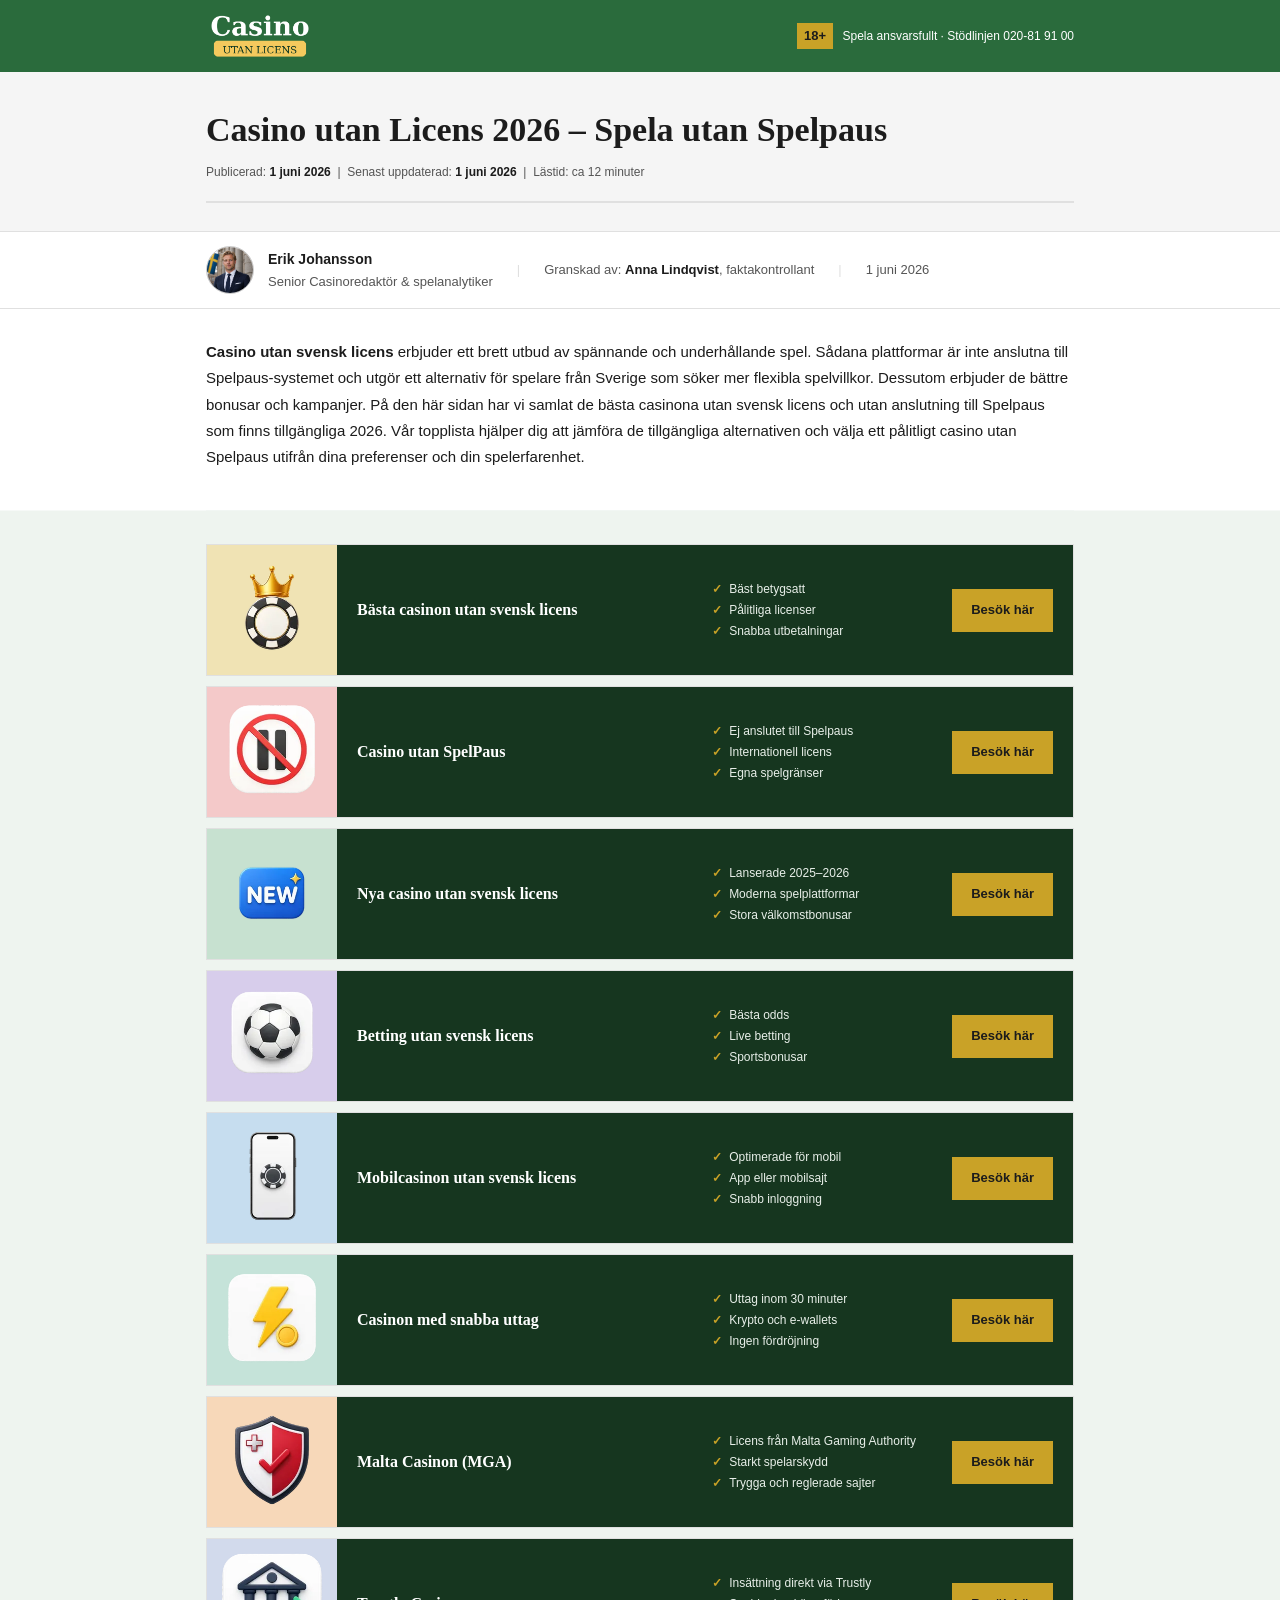
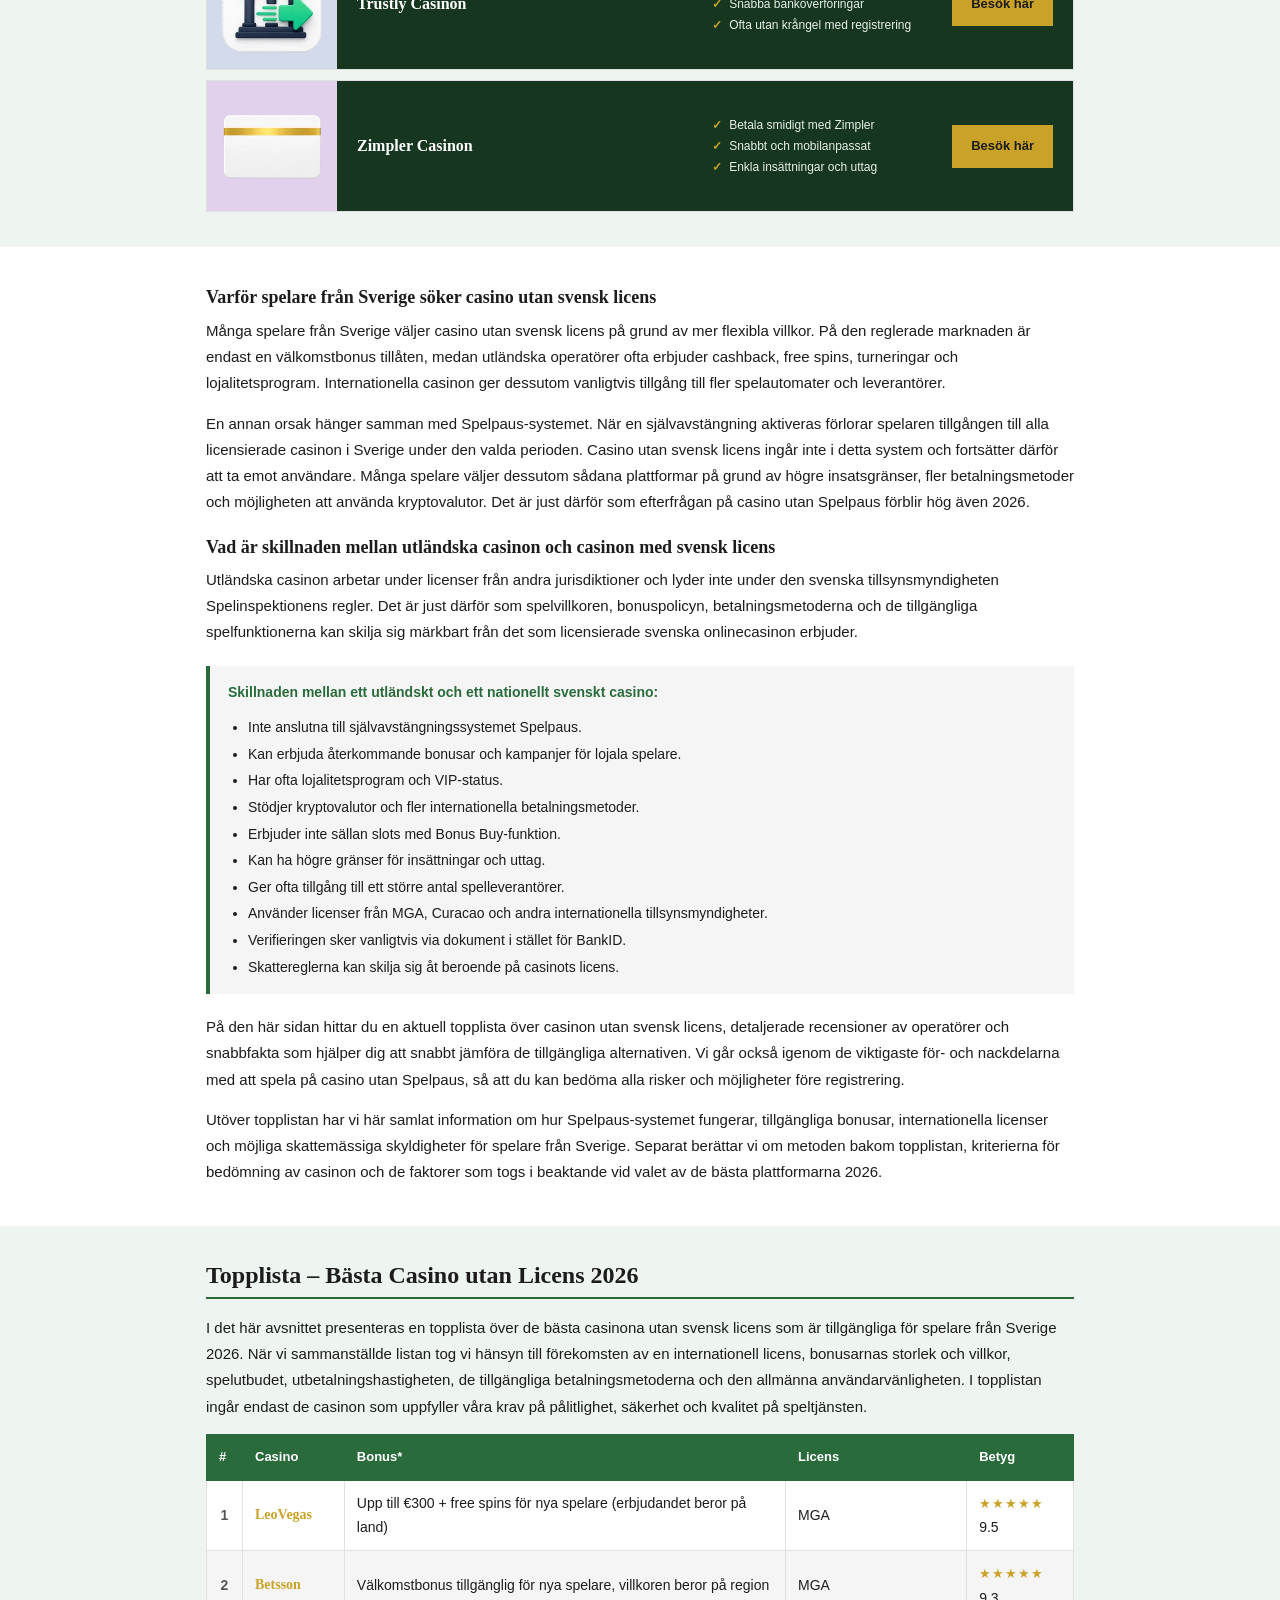
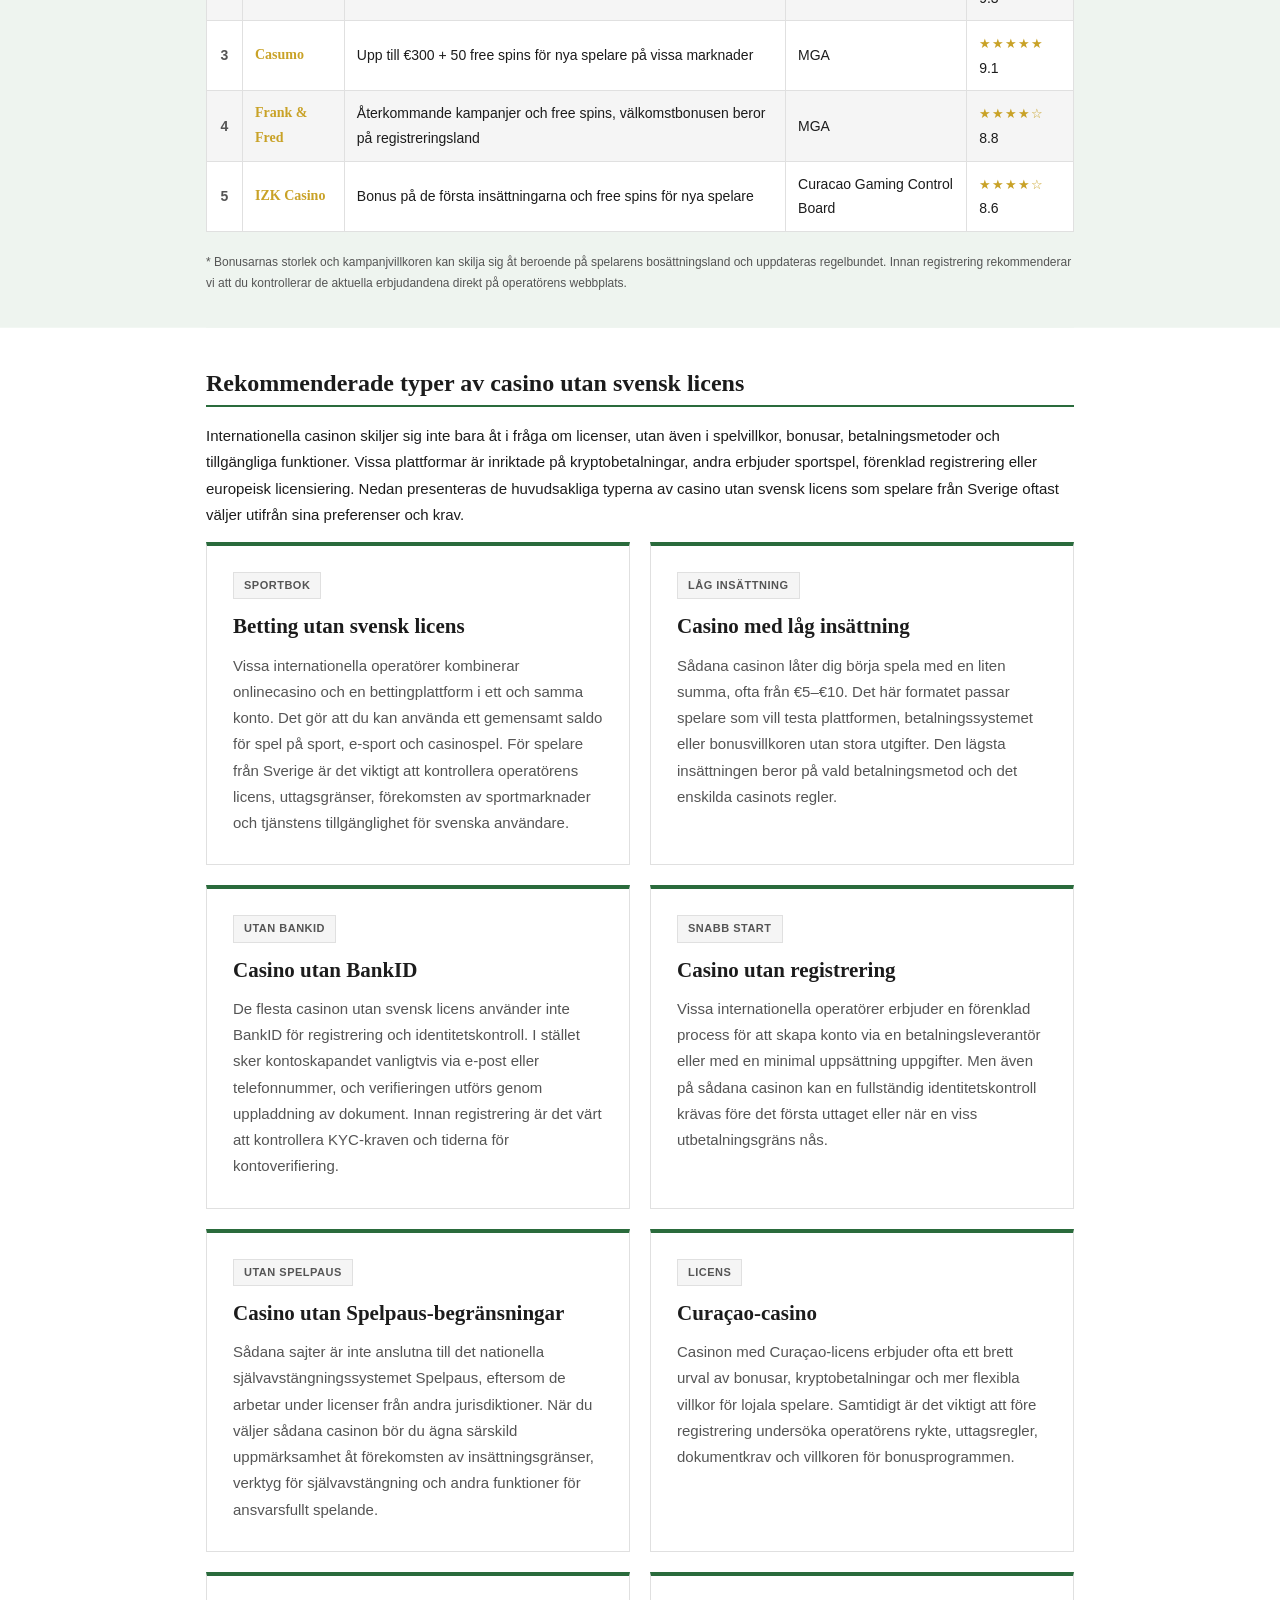
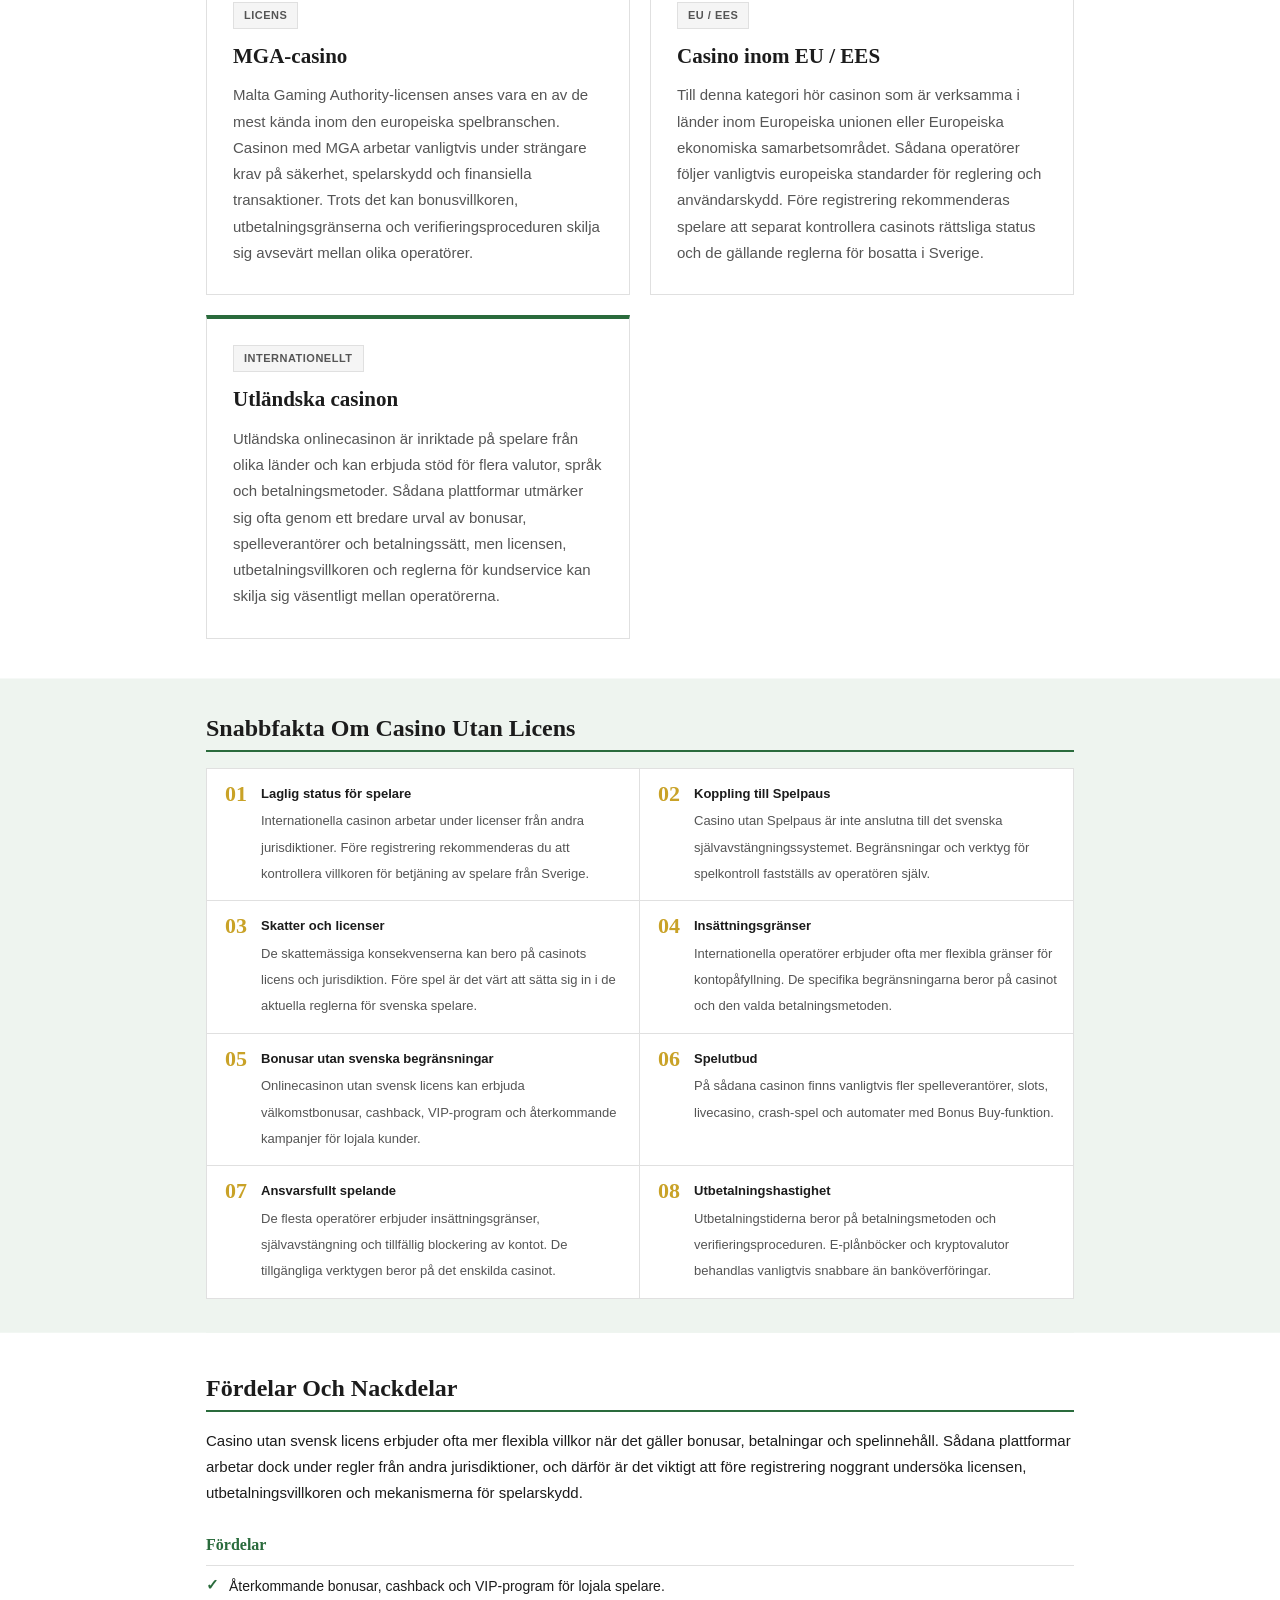
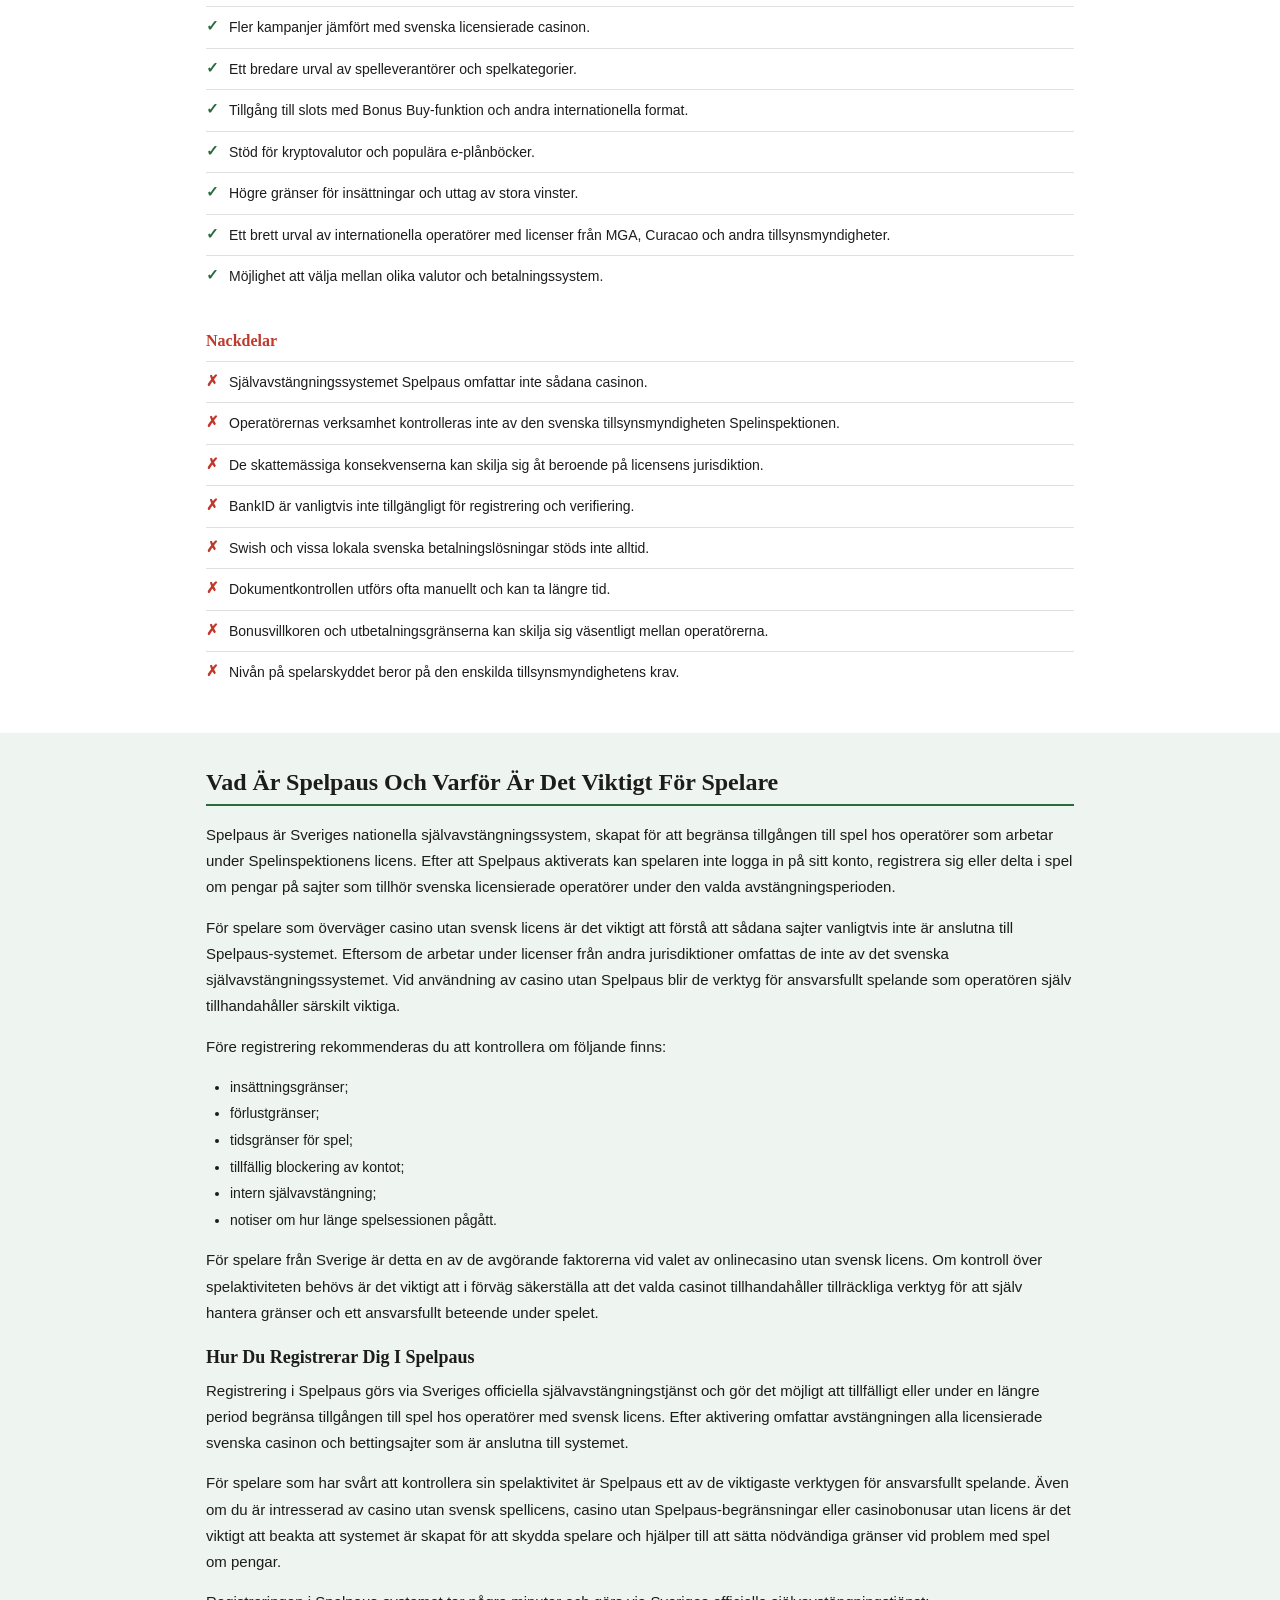
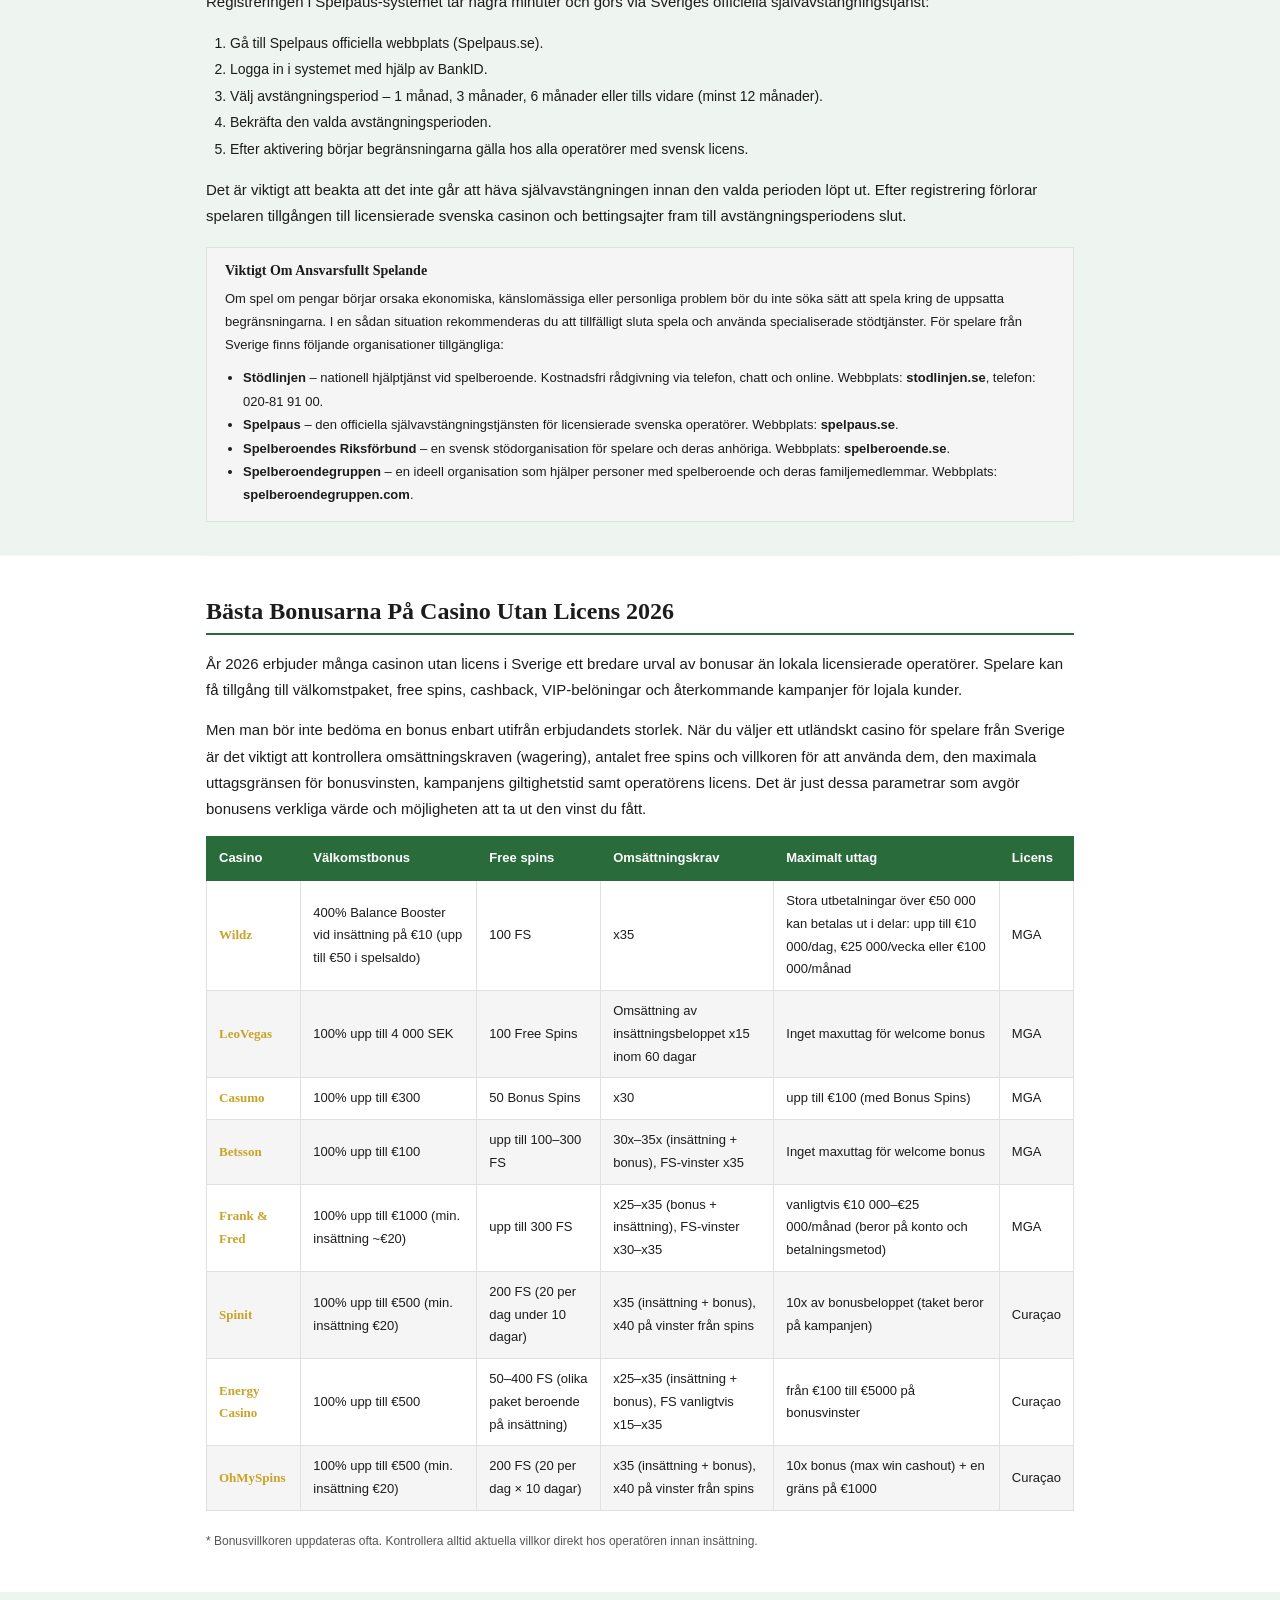
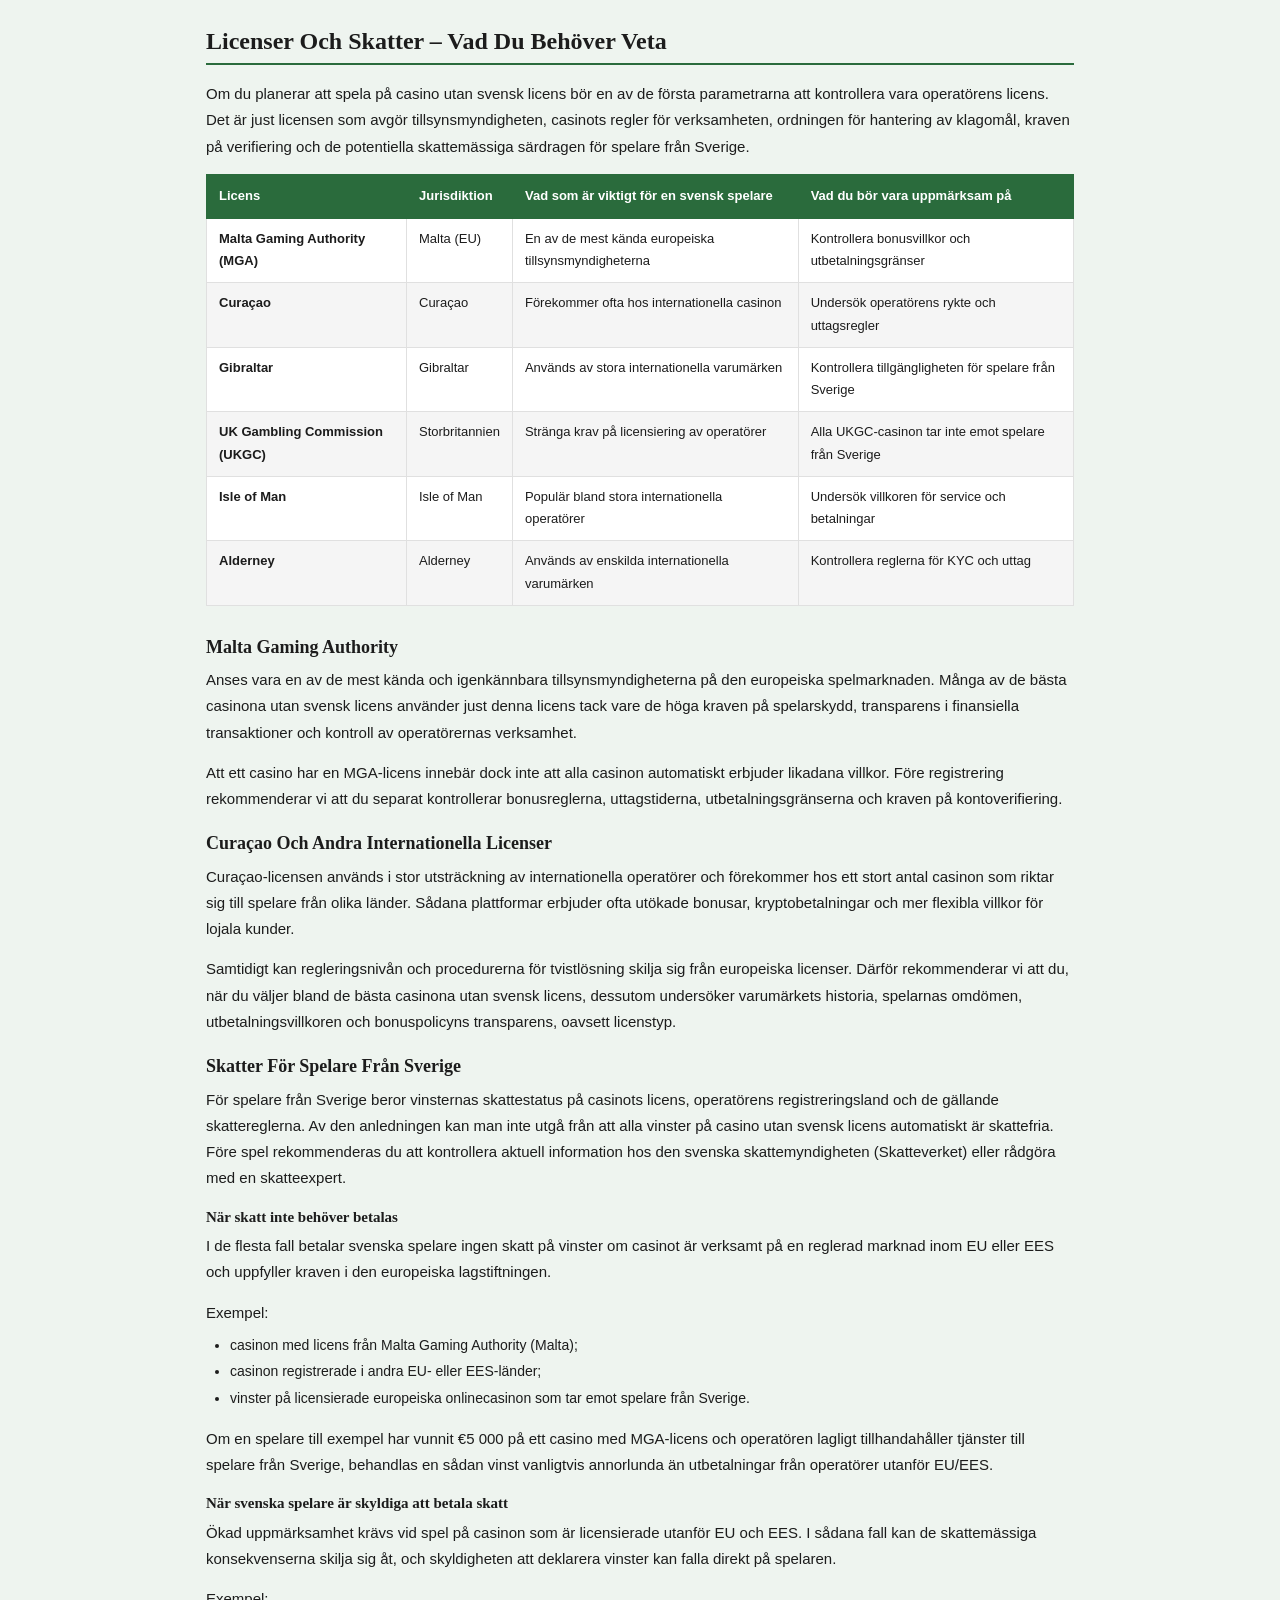
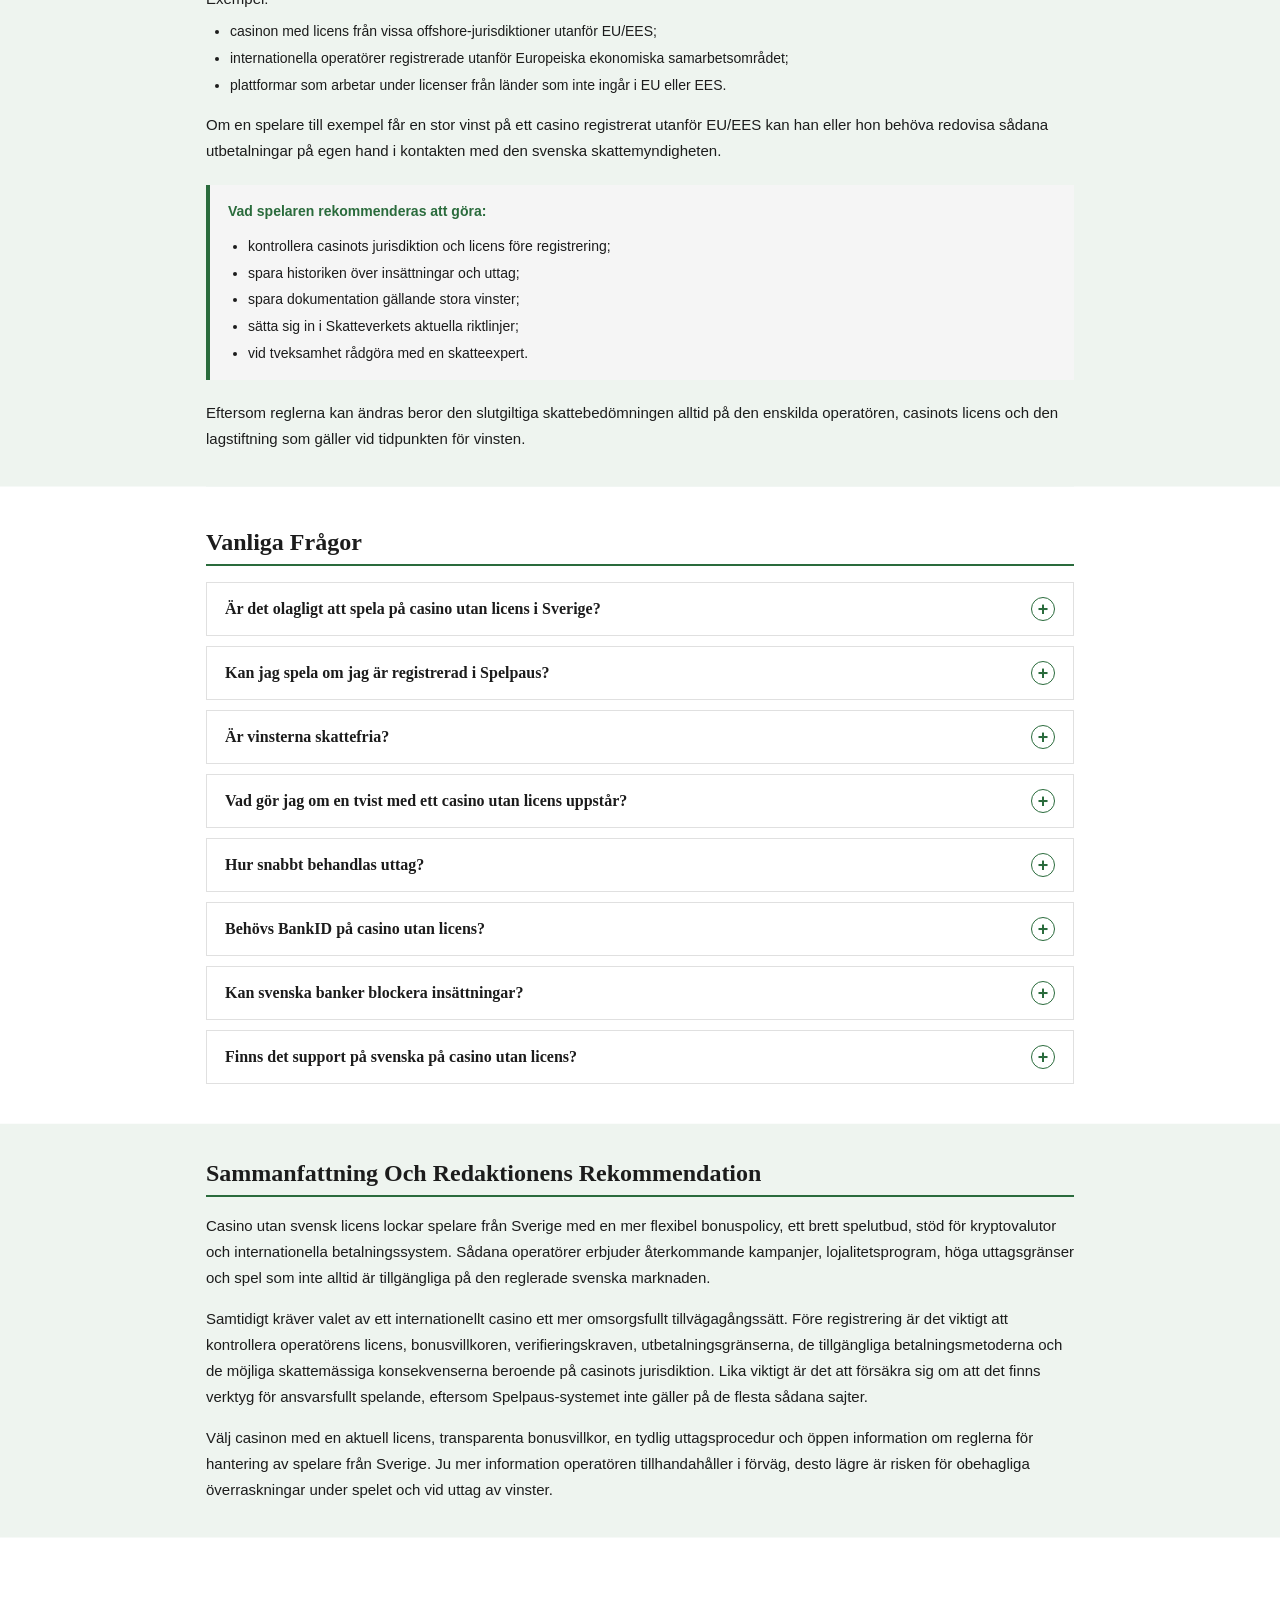
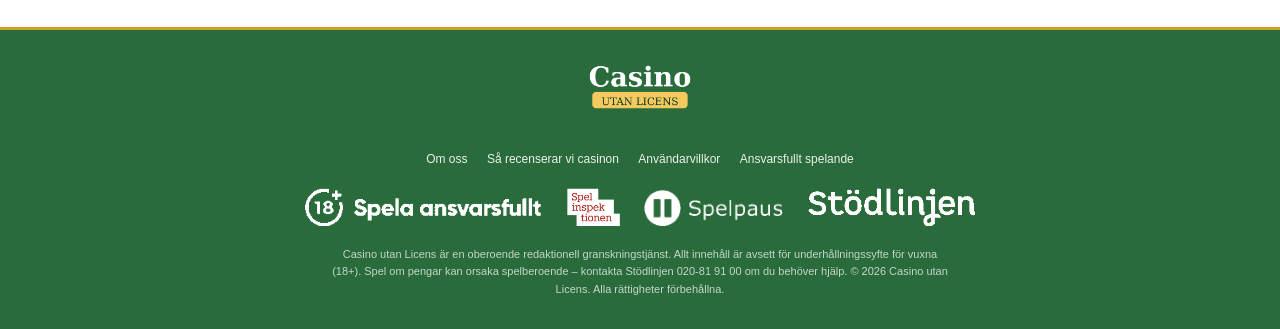
<file: index.html>
<!DOCTYPE html>
<html lang="sv">
<head>
  <meta charset="UTF-8" />
  <meta name="viewport" content="width=device-width, initial-scale=1.0" />
  <title>Casino utan Licens 2026 – Spela utan Spelpaus</title>
  <meta name="description" content="Casino utan svensk licens 2026 – topplista, bonusar, licenser och skatter. Jämför pålitliga casinon utan Spelpaus och spela ansvarsfullt." />
  <link rel="icon" type="image/png" href="favicon.png" />
  <link rel="stylesheet" href="styles.css" />
</head>
<body>

<!-- ══════════════════════════════════════════════
     HEADER
══════════════════════════════════════════════ -->
<header class="site-header">
  <div class="wrap">
    <a href="/" class="logo-block">
      <img src="logo.png" alt="Casino utan Licens" class="logo-img" />
    </a>
    <div class="header-warning">
      <span class="age-badge">18+</span>
      Spela ansvarsfullt · Stödlinjen 020-81 91 00
    </div>
  </div>
</header>

<!-- ══════════════════════════════════════════════
     PAGE HERO
══════════════════════════════════════════════ -->
<section class="page-hero">
  <div class="wrap">
    <h1>Casino utan Licens 2026 – Spela utan Spelpaus</h1>
    <div class="hero-meta">
      Publicerad: <strong>1 juni 2026</strong> &nbsp;|&nbsp; Senast uppdaterad: <strong>1 juni 2026</strong> &nbsp;|&nbsp; Lästid: ca 12 minuter
    </div>
    <hr class="hero-rule" />
  </div>
</section>

<!-- ══════════════════════════════════════════════
     AUTHOR BOX
══════════════════════════════════════════════ -->
<div class="author-box">
  <div class="wrap">
    <div class="author-inner">
      <div class="avatar"><img src="Erik-Johansson.png" alt="Erik Johansson" /></div>
      <div class="author-info">
        <div class="author-name">Erik Johansson</div>
        <div class="author-role">Senior Casinoredaktör &amp; spelanalytiker</div>
      </div>
      <span class="author-sep">|</span>
      <div style="font-size:13px; color:var(--mid);">
        Granskad av: <strong style="color:var(--text);">Anna Lindqvist</strong>, faktakontrollant
      </div>
      <span class="author-sep">|</span>
      <div style="font-size:13px; color:var(--mid);">1 juni 2026</div>
    </div>
  </div>
</div>

<!-- ══════════════════════════════════════════════
     MAIN CONTENT
══════════════════════════════════════════════ -->
<main class="main-content">
  <div class="wrap">

    <!-- INTRO -->
    <section class="article-section">
      <p>
        <strong>Casino utan svensk licens</strong> erbjuder ett brett utbud av spännande och underhållande spel. Sådana plattformar är inte anslutna till Spelpaus-systemet och utgör ett alternativ för spelare från Sverige som söker mer flexibla spelvillkor. Dessutom erbjuder de bättre bonusar och kampanjer. På den här sidan har vi samlat de bästa casinona utan svensk licens och utan anslutning till Spelpaus som finns tillgängliga 2026. Vår topplista hjälper dig att jämföra de tillgängliga alternativen och välja ett pålitligt casino utan Spelpaus utifrån dina preferenser och din spelerfarenhet.
      </p>
    </section>

    <!-- SHOWCASE (VITRIN) -->
    <section class="article-section tint" id="vitrin">
      <div class="showcase">

        <div class="show-row">
          <div class="sr-icon c1">
            <div class="sr-badge"><img src="basta-casinon.webp" alt="Bästa casinon" /></div>
            <div class="sr-label">Bästa<br>Casinon</div>
          </div>
          <div class="sr-main">
            <div class="sr-title">Bästa casinon utan svensk licens</div>
            <ul class="sr-adv">
              <li>Bäst betygsatt</li>
              <li>Pålitliga licenser</li>
              <li>Snabba utbetalningar</li>
            </ul>
            <a href="#" class="sr-cta">Besök här</a>
          </div>
        </div>

        <div class="show-row">
          <div class="sr-icon c2">
            <div class="sr-badge"><img src="casino-utan-spelpaus.webp" alt="Casino utan Spelpaus" /></div>
            <div class="sr-label">Casino utan<br>SpelPaus</div>
          </div>
          <div class="sr-main">
            <div class="sr-title">Casino utan SpelPaus</div>
            <ul class="sr-adv">
              <li>Ej anslutet till Spelpaus</li>
              <li>Internationell licens</li>
              <li>Egna spelgränser</li>
            </ul>
            <a href="#" class="sr-cta">Besök här</a>
          </div>
        </div>

        <div class="show-row">
          <div class="sr-icon c3">
            <div class="sr-badge"><img src="nya-casinon.webp" alt="Nya casinon" /></div>
            <div class="sr-label">Nya<br>Casinon</div>
          </div>
          <div class="sr-main">
            <div class="sr-title">Nya casino utan svensk licens</div>
            <ul class="sr-adv">
              <li>Lanserade 2025–2026</li>
              <li>Moderna spelplattformar</li>
              <li>Stora välkomstbonusar</li>
            </ul>
            <a href="#" class="sr-cta">Besök här</a>
          </div>
        </div>

        <div class="show-row">
          <div class="sr-icon c4">
            <div class="sr-badge"><img src="betting.webp" alt="Betting" /></div>
            <div class="sr-label">Betting<br>utan licens</div>
          </div>
          <div class="sr-main">
            <div class="sr-title">Betting utan svensk licens</div>
            <ul class="sr-adv">
              <li>Bästa odds</li>
              <li>Live betting</li>
              <li>Sportsbonusar</li>
            </ul>
            <a href="#" class="sr-cta">Besök här</a>
          </div>
        </div>

        <div class="show-row">
          <div class="sr-icon c5">
            <div class="sr-badge"><img src="mobilcasinon.webp" alt="Mobilcasinon" /></div>
            <div class="sr-label">Mobil<br>casinon</div>
          </div>
          <div class="sr-main">
            <div class="sr-title">Mobilcasinon utan svensk licens</div>
            <ul class="sr-adv">
              <li>Optimerade för mobil</li>
              <li>App eller mobilsajt</li>
              <li>Snabb inloggning</li>
            </ul>
            <a href="#" class="sr-cta">Besök här</a>
          </div>
        </div>

        <div class="show-row">
          <div class="sr-icon c6">
            <div class="sr-badge"><img src="snabba-uttag.webp" alt="Snabba uttag" /></div>
            <div class="sr-label">Snabba<br>uttag</div>
          </div>
          <div class="sr-main">
            <div class="sr-title">Casinon med snabba uttag</div>
            <ul class="sr-adv">
              <li>Uttag inom 30 minuter</li>
              <li>Krypto och e-wallets</li>
              <li>Ingen fördröjning</li>
            </ul>
            <a href="#" class="sr-cta">Besök här</a>
          </div>
        </div>

        <div class="show-row">
          <div class="sr-icon c7">
            <div class="sr-badge"><img src="malta-mga.webp" alt="Malta MGA" /></div>
            <div class="sr-label">Malta<br>Casinon</div>
          </div>
          <div class="sr-main">
            <div class="sr-title">Malta Casinon (MGA)</div>
            <ul class="sr-adv">
              <li>Licens från Malta Gaming Authority</li>
              <li>Starkt spelarskydd</li>
              <li>Trygga och reglerade sajter</li>
            </ul>
            <a href="#" class="sr-cta">Besök här</a>
          </div>
        </div>

        <div class="show-row">
          <div class="sr-icon c8">
            <div class="sr-badge"><img src="trustly.webp" alt="Trustly" /></div>
            <div class="sr-label">Trustly<br>Casinon</div>
          </div>
          <div class="sr-main">
            <div class="sr-title">Trustly Casinon</div>
            <ul class="sr-adv">
              <li>Insättning direkt via Trustly</li>
              <li>Snabba banköverföringar</li>
              <li>Ofta utan krångel med registrering</li>
            </ul>
            <a href="#" class="sr-cta">Besök här</a>
          </div>
        </div>

        <div class="show-row">
          <div class="sr-icon c9">
            <div class="sr-badge"><img src="zimpler.webp" alt="Zimpler" /></div>
            <div class="sr-label">Zimpler<br>Casinon</div>
          </div>
          <div class="sr-main">
            <div class="sr-title">Zimpler Casinon</div>
            <ul class="sr-adv">
              <li>Betala smidigt med Zimpler</li>
              <li>Snabbt och mobilanpassat</li>
              <li>Enkla insättningar och uttag</li>
            </ul>
            <a href="#" class="sr-cta">Besök här</a>
          </div>
        </div>

      </div>
    </section>

    <!-- INTRO (forts.) -->
    <section class="article-section">
      <h3>Varför spelare från Sverige söker casino utan svensk licens</h3>
      <p>
        Många spelare från Sverige väljer casino utan svensk licens på grund av mer flexibla villkor. På den reglerade marknaden är endast en välkomstbonus tillåten, medan utländska operatörer ofta erbjuder cashback, free spins, turneringar och lojalitetsprogram. Internationella casinon ger dessutom vanligtvis tillgång till fler spelautomater och leverantörer.
      </p>
      <p>
        En annan orsak hänger samman med Spelpaus-systemet. När en självavstängning aktiveras förlorar spelaren tillgången till alla licensierade casinon i Sverige under den valda perioden. Casino utan svensk licens ingår inte i detta system och fortsätter därför att ta emot användare. Många spelare väljer dessutom sådana plattformar på grund av högre insatsgränser, fler betalningsmetoder och möjligheten att använda kryptovalutor. Det är just därför som efterfrågan på casino utan Spelpaus förblir hög även 2026.
      </p>

      <h3>Vad är skillnaden mellan utländska casinon och casinon med svensk licens</h3>
      <p>
        Utländska casinon arbetar under licenser från andra jurisdiktioner och lyder inte under den svenska tillsynsmyndigheten Spelinspektionens regler. Det är just därför som spelvillkoren, bonuspolicyn, betalningsmetoderna och de tillgängliga spelfunktionerna kan skilja sig märkbart från det som licensierade svenska onlinecasinon erbjuder.
      </p>

      <div class="callout">
        <strong>Skillnaden mellan ett utländskt och ett nationellt svenskt casino:</strong>
        <ul style="margin: 10px 0 0 20px; font-size:14px; line-height:1.9;">
          <li>Inte anslutna till självavstängningssystemet Spelpaus.</li>
          <li>Kan erbjuda återkommande bonusar och kampanjer för lojala spelare.</li>
          <li>Har ofta lojalitetsprogram och VIP-status.</li>
          <li>Stödjer kryptovalutor och fler internationella betalningsmetoder.</li>
          <li>Erbjuder inte sällan slots med Bonus Buy-funktion.</li>
          <li>Kan ha högre gränser för insättningar och uttag.</li>
          <li>Ger ofta tillgång till ett större antal spelleverantörer.</li>
          <li>Använder licenser från MGA, Curacao och andra internationella tillsynsmyndigheter.</li>
          <li>Verifieringen sker vanligtvis via dokument i stället för BankID.</li>
          <li>Skattereglerna kan skilja sig åt beroende på casinots licens.</li>
        </ul>
      </div>

      <p>
        På den här sidan hittar du en aktuell topplista över casinon utan svensk licens, detaljerade recensioner av operatörer och snabbfakta som hjälper dig att snabbt jämföra de tillgängliga alternativen. Vi går också igenom de viktigaste för- och nackdelarna med att spela på casino utan Spelpaus, så att du kan bedöma alla risker och möjligheter före registrering.
      </p>
      <p>
        Utöver topplistan har vi här samlat information om hur Spelpaus-systemet fungerar, tillgängliga bonusar, internationella licenser och möjliga skattemässiga skyldigheter för spelare från Sverige. Separat berättar vi om metoden bakom topplistan, kriterierna för bedömning av casinon och de faktorer som togs i beaktande vid valet av de bästa plattformarna 2026.
      </p>
    </section>

    <!-- TOP TABLE -->
    <section class="article-section tint" id="topplista">
      <h2>Topplista – Bästa Casino utan Licens 2026</h2>
      <p>
        I det här avsnittet presenteras en topplista över de bästa casinona utan svensk licens som är tillgängliga för spelare från Sverige 2026. När vi sammanställde listan tog vi hänsyn till förekomsten av en internationell licens, bonusarnas storlek och villkor, spelutbudet, utbetalningshastigheten, de tillgängliga betalningsmetoderna och den allmänna användarvänligheten. I topplistan ingår endast de casinon som uppfyller våra krav på pålitlighet, säkerhet och kvalitet på speltjänsten.
      </p>

      <div class="table-wrap">
      <table class="casino-table">
        <thead>
          <tr>
            <th>#</th>
            <th>Casino</th>
            <th>Bonus*</th>
            <th>Licens</th>
            <th>Betyg</th>
          </tr>
        </thead>
        <tbody>
          <tr>
            <td class="rank">1</td>
            <td class="casino-name">LeoVegas</td>
            <td>Upp till €300 + free spins för nya spelare (erbjudandet beror på land)</td>
            <td>MGA</td>
            <td><span class="rating-stars">★★★★★</span> 9.5</td>
          </tr>
          <tr>
            <td class="rank">2</td>
            <td class="casino-name">Betsson</td>
            <td>Välkomstbonus tillgänglig för nya spelare, villkoren beror på region</td>
            <td>MGA</td>
            <td><span class="rating-stars">★★★★★</span> 9.3</td>
          </tr>
          <tr>
            <td class="rank">3</td>
            <td class="casino-name">Casumo</td>
            <td>Upp till €300 + 50 free spins för nya spelare på vissa marknader</td>
            <td>MGA</td>
            <td><span class="rating-stars">★★★★★</span> 9.1</td>
          </tr>
          <tr>
            <td class="rank">4</td>
            <td class="casino-name">Frank &amp; Fred</td>
            <td>Återkommande kampanjer och free spins, välkomstbonusen beror på registreringsland</td>
            <td>MGA</td>
            <td><span class="rating-stars">★★★★☆</span> 8.8</td>
          </tr>
          <tr>
            <td class="rank">5</td>
            <td class="casino-name">IZK Casino</td>
            <td>Bonus på de första insättningarna och free spins för nya spelare</td>
            <td>Curacao Gaming Control Board</td>
            <td><span class="rating-stars">★★★★☆</span> 8.6</td>
          </tr>
        </tbody>
      </table>
      </div>
      <p style="font-size:12px; color:var(--mid); margin-top:8px;">* Bonusarnas storlek och kampanjvillkoren kan skilja sig åt beroende på spelarens bosättningsland och uppdateras regelbundet. Innan registrering rekommenderar vi att du kontrollerar de aktuella erbjudandena direkt på operatörens webbplats.</p>
    </section>

    <!-- CARDS: TYPES -->
    <section class="article-section" id="typer">
      <h2>Rekommenderade typer av casino utan svensk licens</h2>
      <p>
        Internationella casinon skiljer sig inte bara åt i fråga om licenser, utan även i spelvillkor, bonusar, betalningsmetoder och tillgängliga funktioner. Vissa plattformar är inriktade på kryptobetalningar, andra erbjuder sportspel, förenklad registrering eller europeisk licensiering. Nedan presenteras de huvudsakliga typerna av casino utan svensk licens som spelare från Sverige oftast väljer utifrån sina preferenser och krav.
      </p>

      <div class="type-cards">

        <div class="type-card">
          <span class="tc-tag">Sportbok</span>
          <h3>Betting utan svensk licens</h3>
          <p>Vissa internationella operatörer kombinerar onlinecasino och en bettingplattform i ett och samma konto. Det gör att du kan använda ett gemensamt saldo för spel på sport, e-sport och casinospel. För spelare från Sverige är det viktigt att kontrollera operatörens licens, uttagsgränser, förekomsten av sportmarknader och tjänstens tillgänglighet för svenska användare.</p>
        </div>

        <div class="type-card">
          <span class="tc-tag">Låg insättning</span>
          <h3>Casino med låg insättning</h3>
          <p>Sådana casinon låter dig börja spela med en liten summa, ofta från €5–€10. Det här formatet passar spelare som vill testa plattformen, betalningssystemet eller bonusvillkoren utan stora utgifter. Den lägsta insättningen beror på vald betalningsmetod och det enskilda casinots regler.</p>
        </div>

        <div class="type-card">
          <span class="tc-tag">Utan BankID</span>
          <h3>Casino utan BankID</h3>
          <p>De flesta casinon utan svensk licens använder inte BankID för registrering och identitetskontroll. I stället sker kontoskapandet vanligtvis via e-post eller telefonnummer, och verifieringen utförs genom uppladdning av dokument. Innan registrering är det värt att kontrollera KYC-kraven och tiderna för kontoverifiering.</p>
        </div>

        <div class="type-card">
          <span class="tc-tag">Snabb start</span>
          <h3>Casino utan registrering</h3>
          <p>Vissa internationella operatörer erbjuder en förenklad process för att skapa konto via en betalningsleverantör eller med en minimal uppsättning uppgifter. Men även på sådana casinon kan en fullständig identitetskontroll krävas före det första uttaget eller när en viss utbetalningsgräns nås.</p>
        </div>

        <div class="type-card">
          <span class="tc-tag">Utan Spelpaus</span>
          <h3>Casino utan Spelpaus-begränsningar</h3>
          <p>Sådana sajter är inte anslutna till det nationella självavstängningssystemet Spelpaus, eftersom de arbetar under licenser från andra jurisdiktioner. När du väljer sådana casinon bör du ägna särskild uppmärksamhet åt förekomsten av insättningsgränser, verktyg för självavstängning och andra funktioner för ansvarsfullt spelande.</p>
        </div>

        <div class="type-card">
          <span class="tc-tag">Licens</span>
          <h3>Curaçao-casino</h3>
          <p>Casinon med Curaçao-licens erbjuder ofta ett brett urval av bonusar, kryptobetalningar och mer flexibla villkor för lojala spelare. Samtidigt är det viktigt att före registrering undersöka operatörens rykte, uttagsregler, dokumentkrav och villkoren för bonusprogrammen.</p>
        </div>

        <div class="type-card">
          <span class="tc-tag">Licens</span>
          <h3>MGA-casino</h3>
          <p>Malta Gaming Authority-licensen anses vara en av de mest kända inom den europeiska spelbranschen. Casinon med MGA arbetar vanligtvis under strängare krav på säkerhet, spelarskydd och finansiella transaktioner. Trots det kan bonusvillkoren, utbetalningsgränserna och verifieringsproceduren skilja sig avsevärt mellan olika operatörer.</p>
        </div>

        <div class="type-card">
          <span class="tc-tag">EU / EES</span>
          <h3>Casino inom EU / EES</h3>
          <p>Till denna kategori hör casinon som är verksamma i länder inom Europeiska unionen eller Europeiska ekonomiska samarbetsområdet. Sådana operatörer följer vanligtvis europeiska standarder för reglering och användarskydd. Före registrering rekommenderas spelare att separat kontrollera casinots rättsliga status och de gällande reglerna för bosatta i Sverige.</p>
        </div>

        <div class="type-card">
          <span class="tc-tag">Internationellt</span>
          <h3>Utländska casinon</h3>
          <p>Utländska onlinecasinon är inriktade på spelare från olika länder och kan erbjuda stöd för flera valutor, språk och betalningsmetoder. Sådana plattformar utmärker sig ofta genom ett bredare urval av bonusar, spelleverantörer och betalningssätt, men licensen, utbetalningsvillkoren och reglerna för kundservice kan skilja sig väsentligt mellan operatörerna.</p>
        </div>

      </div>
    </section>

    <!-- QUICK FACTS -->
    <section class="article-section tint" id="snabbfakta">
      <h2>Snabbfakta Om Casino Utan Licens</h2>

      <div class="facts-grid">
        <div class="fact-item">
          <div class="fact-num">01</div>
          <div class="fact-text">
            <strong>Laglig status för spelare</strong>
            <span>Internationella casinon arbetar under licenser från andra jurisdiktioner. Före registrering rekommenderas du att kontrollera villkoren för betjäning av spelare från Sverige.</span>
          </div>
        </div>
        <div class="fact-item">
          <div class="fact-num">02</div>
          <div class="fact-text">
            <strong>Koppling till Spelpaus</strong>
            <span>Casino utan Spelpaus är inte anslutna till det svenska självavstängningssystemet. Begränsningar och verktyg för spelkontroll fastställs av operatören själv.</span>
          </div>
        </div>
        <div class="fact-item">
          <div class="fact-num">03</div>
          <div class="fact-text">
            <strong>Skatter och licenser</strong>
            <span>De skattemässiga konsekvenserna kan bero på casinots licens och jurisdiktion. Före spel är det värt att sätta sig in i de aktuella reglerna för svenska spelare.</span>
          </div>
        </div>
        <div class="fact-item">
          <div class="fact-num">04</div>
          <div class="fact-text">
            <strong>Insättningsgränser</strong>
            <span>Internationella operatörer erbjuder ofta mer flexibla gränser för kontopåfyllning. De specifika begränsningarna beror på casinot och den valda betalningsmetoden.</span>
          </div>
        </div>
        <div class="fact-item">
          <div class="fact-num">05</div>
          <div class="fact-text">
            <strong>Bonusar utan svenska begränsningar</strong>
            <span>Onlinecasinon utan svensk licens kan erbjuda välkomstbonusar, cashback, VIP-program och återkommande kampanjer för lojala kunder.</span>
          </div>
        </div>
        <div class="fact-item">
          <div class="fact-num">06</div>
          <div class="fact-text">
            <strong>Spelutbud</strong>
            <span>På sådana casinon finns vanligtvis fler spelleverantörer, slots, livecasino, crash-spel och automater med Bonus Buy-funktion.</span>
          </div>
        </div>
        <div class="fact-item">
          <div class="fact-num">07</div>
          <div class="fact-text">
            <strong>Ansvarsfullt spelande</strong>
            <span>De flesta operatörer erbjuder insättningsgränser, självavstängning och tillfällig blockering av kontot. De tillgängliga verktygen beror på det enskilda casinot.</span>
          </div>
        </div>
        <div class="fact-item">
          <div class="fact-num">08</div>
          <div class="fact-text">
            <strong>Utbetalningshastighet</strong>
            <span>Utbetalningstiderna beror på betalningsmetoden och verifieringsproceduren. E-plånböcker och kryptovalutor behandlas vanligtvis snabbare än banköverföringar.</span>
          </div>
        </div>
      </div>
    </section>

    <!-- PROS & CONS -->
    <section class="article-section" id="fordelar-nackdelar">
      <h2>Fördelar Och Nackdelar</h2>
      <p>
        Casino utan svensk licens erbjuder ofta mer flexibla villkor när det gäller bonusar, betalningar och spelinnehåll. Sådana plattformar arbetar dock under regler från andra jurisdiktioner, och därför är det viktigt att före registrering noggrant undersöka licensen, utbetalningsvillkoren och mekanismerna för spelarskydd.
      </p>

      <div class="pros-heading">Fördelar</div>
      <ul class="pros-cons-list">
        <li><span class="check-icon">✓</span> <span>Återkommande bonusar, cashback och VIP-program för lojala spelare.</span></li>
        <li><span class="check-icon">✓</span> <span>Fler kampanjer jämfört med svenska licensierade casinon.</span></li>
        <li><span class="check-icon">✓</span> <span>Ett bredare urval av spelleverantörer och spelkategorier.</span></li>
        <li><span class="check-icon">✓</span> <span>Tillgång till slots med Bonus Buy-funktion och andra internationella format.</span></li>
        <li><span class="check-icon">✓</span> <span>Stöd för kryptovalutor och populära e-plånböcker.</span></li>
        <li><span class="check-icon">✓</span> <span>Högre gränser för insättningar och uttag av stora vinster.</span></li>
        <li><span class="check-icon">✓</span> <span>Ett brett urval av internationella operatörer med licenser från MGA, Curacao och andra tillsynsmyndigheter.</span></li>
        <li><span class="check-icon">✓</span> <span>Möjlighet att välja mellan olika valutor och betalningssystem.</span></li>
      </ul>

      <div class="cons-heading">Nackdelar</div>
      <ul class="pros-cons-list">
        <li><span class="cross-icon">✗</span> <span>Självavstängningssystemet Spelpaus omfattar inte sådana casinon.</span></li>
        <li><span class="cross-icon">✗</span> <span>Operatörernas verksamhet kontrolleras inte av den svenska tillsynsmyndigheten Spelinspektionen.</span></li>
        <li><span class="cross-icon">✗</span> <span>De skattemässiga konsekvenserna kan skilja sig åt beroende på licensens jurisdiktion.</span></li>
        <li><span class="cross-icon">✗</span> <span>BankID är vanligtvis inte tillgängligt för registrering och verifiering.</span></li>
        <li><span class="cross-icon">✗</span> <span>Swish och vissa lokala svenska betalningslösningar stöds inte alltid.</span></li>
        <li><span class="cross-icon">✗</span> <span>Dokumentkontrollen utförs ofta manuellt och kan ta längre tid.</span></li>
        <li><span class="cross-icon">✗</span> <span>Bonusvillkoren och utbetalningsgränserna kan skilja sig väsentligt mellan operatörerna.</span></li>
        <li><span class="cross-icon">✗</span> <span>Nivån på spelarskyddet beror på den enskilda tillsynsmyndighetens krav.</span></li>
      </ul>
    </section>

    <!-- WHAT IS SPELPAUS -->
    <section class="article-section tint" id="spelpaus">
      <h2>Vad Är Spelpaus Och Varför Är Det Viktigt För Spelare</h2>
      <p>
        Spelpaus är Sveriges nationella självavstängningssystem, skapat för att begränsa tillgången till spel hos operatörer som arbetar under Spelinspektionens licens. Efter att Spelpaus aktiverats kan spelaren inte logga in på sitt konto, registrera sig eller delta i spel om pengar på sajter som tillhör svenska licensierade operatörer under den valda avstängningsperioden.
      </p>
      <p>
        För spelare som överväger casino utan svensk licens är det viktigt att förstå att sådana sajter vanligtvis inte är anslutna till Spelpaus-systemet. Eftersom de arbetar under licenser från andra jurisdiktioner omfattas de inte av det svenska självavstängningssystemet. Vid användning av casino utan Spelpaus blir de verktyg för ansvarsfullt spelande som operatören själv tillhandahåller särskilt viktiga.
      </p>

      <p>Före registrering rekommenderas du att kontrollera om följande finns:</p>
      <ul style="margin: 10px 0 14px 24px; font-size:14px; line-height:1.9;">
        <li>insättningsgränser;</li>
        <li>förlustgränser;</li>
        <li>tidsgränser för spel;</li>
        <li>tillfällig blockering av kontot;</li>
        <li>intern självavstängning;</li>
        <li>notiser om hur länge spelsessionen pågått.</li>
      </ul>
      <p>
        För spelare från Sverige är detta en av de avgörande faktorerna vid valet av onlinecasino utan svensk licens. Om kontroll över spelaktiviteten behövs är det viktigt att i förväg säkerställa att det valda casinot tillhandahåller tillräckliga verktyg för att själv hantera gränser och ett ansvarsfullt beteende under spelet.
      </p>

      <h3>Hur Du Registrerar Dig I Spelpaus</h3>
      <p>
        Registrering i Spelpaus görs via Sveriges officiella självavstängningstjänst och gör det möjligt att tillfälligt eller under en längre period begränsa tillgången till spel hos operatörer med svensk licens. Efter aktivering omfattar avstängningen alla licensierade svenska casinon och bettingsajter som är anslutna till systemet.
      </p>
      <p>
        För spelare som har svårt att kontrollera sin spelaktivitet är Spelpaus ett av de viktigaste verktygen för ansvarsfullt spelande. Även om du är intresserad av casino utan svensk spellicens, casino utan Spelpaus-begränsningar eller casinobonusar utan licens är det viktigt att beakta att systemet är skapat för att skydda spelare och hjälper till att sätta nödvändiga gränser vid problem med spel om pengar.
      </p>
      <p>Registreringen i Spelpaus-systemet tar några minuter och görs via Sveriges officiella självavstängningstjänst:</p>
      <ol style="margin: 10px 0 14px 24px; font-size:14px; line-height:1.9;">
        <li>Gå till Spelpaus officiella webbplats (Spelpaus.se).</li>
        <li>Logga in i systemet med hjälp av BankID.</li>
        <li>Välj avstängningsperiod – 1 månad, 3 månader, 6 månader eller tills vidare (minst 12 månader).</li>
        <li>Bekräfta den valda avstängningsperioden.</li>
        <li>Efter aktivering börjar begränsningarna gälla hos alla operatörer med svensk licens.</li>
      </ol>
      <p>
        Det är viktigt att beakta att det inte går att häva självavstängningen innan den valda perioden löpt ut. Efter registrering förlorar spelaren tillgången till licensierade svenska casinon och bettingsajter fram till avstängningsperiodens slut.
      </p>

      <div class="info-box">
        <h4>Viktigt Om Ansvarsfullt Spelande</h4>
        Om spel om pengar börjar orsaka ekonomiska, känslomässiga eller personliga problem bör du inte söka sätt att spela kring de uppsatta begränsningarna. I en sådan situation rekommenderas du att tillfälligt sluta spela och använda specialiserade stödtjänster. För spelare från Sverige finns följande organisationer tillgängliga:
        <ul style="margin: 10px 0 0 18px; line-height:1.8;">
          <li><strong>Stödlinjen</strong> – nationell hjälptjänst vid spelberoende. Kostnadsfri rådgivning via telefon, chatt och online. Webbplats: <strong>stodlinjen.se</strong>, telefon: 020-81 91 00.</li>
          <li><strong>Spelpaus</strong> – den officiella självavstängningstjänsten för licensierade svenska operatörer. Webbplats: <strong>spelpaus.se</strong>.</li>
          <li><strong>Spelberoendes Riksförbund</strong> – en svensk stödorganisation för spelare och deras anhöriga. Webbplats: <strong>spelberoende.se</strong>.</li>
          <li><strong>Spelberoendegruppen</strong> – en ideell organisation som hjälper personer med spelberoende och deras familjemedlemmar. Webbplats: <strong>spelberoendegruppen.com</strong>.</li>
        </ul>
      </div>
    </section>

    <!-- BONUS TABLE -->
    <section class="article-section" id="bonusar">
      <h2>Bästa Bonusarna På Casino Utan Licens 2026</h2>
      <p>
        År 2026 erbjuder många casinon utan licens i Sverige ett bredare urval av bonusar än lokala licensierade operatörer. Spelare kan få tillgång till välkomstpaket, free spins, cashback, VIP-belöningar och återkommande kampanjer för lojala kunder.
      </p>
      <p>
        Men man bör inte bedöma en bonus enbart utifrån erbjudandets storlek. När du väljer ett utländskt casino för spelare från Sverige är det viktigt att kontrollera omsättningskraven (wagering), antalet free spins och villkoren för att använda dem, den maximala uttagsgränsen för bonusvinsten, kampanjens giltighetstid samt operatörens licens. Det är just dessa parametrar som avgör bonusens verkliga värde och möjligheten att ta ut den vinst du fått.
      </p>

      <div class="table-wrap">
      <table class="bonus-table">
        <thead>
          <tr>
            <th>Casino</th>
            <th>Välkomstbonus</th>
            <th>Free spins</th>
            <th>Omsättningskrav</th>
            <th>Maximalt uttag</th>
            <th>Licens</th>
          </tr>
        </thead>
        <tbody>
          <tr>
            <td class="bn">Wildz</td>
            <td>400% Balance Booster vid insättning på €10 (upp till €50 i spelsaldo)</td>
            <td>100 FS</td>
            <td>x35</td>
            <td>Stora utbetalningar över €50 000 kan betalas ut i delar: upp till €10 000/dag, €25 000/vecka eller €100 000/månad</td>
            <td>MGA</td>
          </tr>
          <tr>
            <td class="bn">LeoVegas</td>
            <td>100% upp till 4 000 SEK</td>
            <td>100 Free Spins</td>
            <td>Omsättning av insättningsbeloppet x15 inom 60 dagar</td>
            <td>Inget maxuttag för welcome bonus</td>
            <td>MGA</td>
          </tr>
          <tr>
            <td class="bn">Casumo</td>
            <td>100% upp till €300</td>
            <td>50 Bonus Spins</td>
            <td>x30</td>
            <td>upp till €100 (med Bonus Spins)</td>
            <td>MGA</td>
          </tr>
          <tr>
            <td class="bn">Betsson</td>
            <td>100% upp till €100</td>
            <td>upp till 100–300 FS</td>
            <td>30x–35x (insättning + bonus), FS-vinster x35</td>
            <td>Inget maxuttag för welcome bonus</td>
            <td>MGA</td>
          </tr>
          <tr>
            <td class="bn">Frank &amp; Fred</td>
            <td>100% upp till €1000 (min. insättning ~€20)</td>
            <td>upp till 300 FS</td>
            <td>x25–x35 (bonus + insättning), FS-vinster x30–x35</td>
            <td>vanligtvis €10 000–€25 000/månad (beror på konto och betalningsmetod)</td>
            <td>MGA</td>
          </tr>
          <tr>
            <td class="bn">Spinit</td>
            <td>100% upp till €500 (min. insättning €20)</td>
            <td>200 FS (20 per dag under 10 dagar)</td>
            <td>x35 (insättning + bonus), x40 på vinster från spins</td>
            <td>10x av bonusbeloppet (taket beror på kampanjen)</td>
            <td>Curaçao</td>
          </tr>
          <tr>
            <td class="bn">Energy Casino</td>
            <td>100% upp till €500</td>
            <td>50–400 FS (olika paket beroende på insättning)</td>
            <td>x25–x35 (insättning + bonus), FS vanligtvis x15–x35</td>
            <td>från €100 till €5000 på bonusvinster</td>
            <td>Curaçao</td>
          </tr>
          <tr>
            <td class="bn">OhMySpins</td>
            <td>100% upp till €500 (min. insättning €20)</td>
            <td>200 FS (20 per dag × 10 dagar)</td>
            <td>x35 (insättning + bonus), x40 på vinster från spins</td>
            <td>10x bonus (max win cashout) + en gräns på €1000</td>
            <td>Curaçao</td>
          </tr>
        </tbody>
      </table>
      </div>
      <p style="font-size:12px; color:var(--mid); margin-top:6px;">* Bonusvillkoren uppdateras ofta. Kontrollera alltid aktuella villkor direkt hos operatören innan insättning.</p>
    </section>

    <!-- LICENSE / TAX TABLE -->
    <section class="article-section tint" id="licenser">
      <h2>Licenser Och Skatter – Vad Du Behöver Veta</h2>
      <p>
        Om du planerar att spela på casino utan svensk licens bör en av de första parametrarna att kontrollera vara operatörens licens. Det är just licensen som avgör tillsynsmyndigheten, casinots regler för verksamheten, ordningen för hantering av klagomål, kraven på verifiering och de potentiella skattemässiga särdragen för spelare från Sverige.
      </p>

      <div class="table-wrap">
      <table class="info-table">
        <thead>
          <tr>
            <th>Licens</th>
            <th>Jurisdiktion</th>
            <th>Vad som är viktigt för en svensk spelare</th>
            <th>Vad du bör vara uppmärksam på</th>
          </tr>
        </thead>
        <tbody>
          <tr>
            <td class="label-col">Malta Gaming Authority (MGA)</td>
            <td>Malta (EU)</td>
            <td>En av de mest kända europeiska tillsynsmyndigheterna</td>
            <td>Kontrollera bonusvillkor och utbetalningsgränser</td>
          </tr>
          <tr>
            <td class="label-col">Curaçao</td>
            <td>Curaçao</td>
            <td>Förekommer ofta hos internationella casinon</td>
            <td>Undersök operatörens rykte och uttagsregler</td>
          </tr>
          <tr>
            <td class="label-col">Gibraltar</td>
            <td>Gibraltar</td>
            <td>Används av stora internationella varumärken</td>
            <td>Kontrollera tillgängligheten för spelare från Sverige</td>
          </tr>
          <tr>
            <td class="label-col">UK Gambling Commission (UKGC)</td>
            <td>Storbritannien</td>
            <td>Stränga krav på licensiering av operatörer</td>
            <td>Alla UKGC-casinon tar inte emot spelare från Sverige</td>
          </tr>
          <tr>
            <td class="label-col">Isle of Man</td>
            <td>Isle of Man</td>
            <td>Populär bland stora internationella operatörer</td>
            <td>Undersök villkoren för service och betalningar</td>
          </tr>
          <tr>
            <td class="label-col">Alderney</td>
            <td>Alderney</td>
            <td>Används av enskilda internationella varumärken</td>
            <td>Kontrollera reglerna för KYC och uttag</td>
          </tr>
        </tbody>
      </table>
      </div>

      <h3>Malta Gaming Authority</h3>
      <p>
        Anses vara en av de mest kända och igenkännbara tillsynsmyndigheterna på den europeiska spelmarknaden. Många av de bästa casinona utan svensk licens använder just denna licens tack vare de höga kraven på spelarskydd, transparens i finansiella transaktioner och kontroll av operatörernas verksamhet.
      </p>
      <p>
        Att ett casino har en MGA-licens innebär dock inte att alla casinon automatiskt erbjuder likadana villkor. Före registrering rekommenderar vi att du separat kontrollerar bonusreglerna, uttagstiderna, utbetalningsgränserna och kraven på kontoverifiering.
      </p>

      <h3>Curaçao Och Andra Internationella Licenser</h3>
      <p>
        Curaçao-licensen används i stor utsträckning av internationella operatörer och förekommer hos ett stort antal casinon som riktar sig till spelare från olika länder. Sådana plattformar erbjuder ofta utökade bonusar, kryptobetalningar och mer flexibla villkor för lojala kunder.
      </p>
      <p>
        Samtidigt kan regleringsnivån och procedurerna för tvistlösning skilja sig från europeiska licenser. Därför rekommenderar vi att du, när du väljer bland de bästa casinona utan svensk licens, dessutom undersöker varumärkets historia, spelarnas omdömen, utbetalningsvillkoren och bonuspolicyns transparens, oavsett licenstyp.
      </p>

      <h3>Skatter För Spelare Från Sverige</h3>
      <p>
        För spelare från Sverige beror vinsternas skattestatus på casinots licens, operatörens registreringsland och de gällande skattereglerna. Av den anledningen kan man inte utgå från att alla vinster på casino utan svensk licens automatiskt är skattefria. Före spel rekommenderas du att kontrollera aktuell information hos den svenska skattemyndigheten (Skatteverket) eller rådgöra med en skatteexpert.
      </p>

      <h4 style="font-size:15px; margin:16px 0 6px; color:var(--text);">När skatt inte behöver betalas</h4>
      <p>
        I de flesta fall betalar svenska spelare ingen skatt på vinster om casinot är verksamt på en reglerad marknad inom EU eller EES och uppfyller kraven i den europeiska lagstiftningen.
      </p>
      <p style="margin-bottom:6px;">Exempel:</p>
      <ul style="margin: 0 0 14px 24px; font-size:14px; line-height:1.9;">
        <li>casinon med licens från Malta Gaming Authority (Malta);</li>
        <li>casinon registrerade i andra EU- eller EES-länder;</li>
        <li>vinster på licensierade europeiska onlinecasinon som tar emot spelare från Sverige.</li>
      </ul>
      <p>
        Om en spelare till exempel har vunnit €5 000 på ett casino med MGA-licens och operatören lagligt tillhandahåller tjänster till spelare från Sverige, behandlas en sådan vinst vanligtvis annorlunda än utbetalningar från operatörer utanför EU/EES.
      </p>

      <h4 style="font-size:15px; margin:16px 0 6px; color:var(--text);">När svenska spelare är skyldiga att betala skatt</h4>
      <p>
        Ökad uppmärksamhet krävs vid spel på casinon som är licensierade utanför EU och EES. I sådana fall kan de skattemässiga konsekvenserna skilja sig åt, och skyldigheten att deklarera vinster kan falla direkt på spelaren.
      </p>
      <p style="margin-bottom:6px;">Exempel:</p>
      <ul style="margin: 0 0 14px 24px; font-size:14px; line-height:1.9;">
        <li>casinon med licens från vissa offshore-jurisdiktioner utanför EU/EES;</li>
        <li>internationella operatörer registrerade utanför Europeiska ekonomiska samarbetsområdet;</li>
        <li>plattformar som arbetar under licenser från länder som inte ingår i EU eller EES.</li>
      </ul>
      <p>
        Om en spelare till exempel får en stor vinst på ett casino registrerat utanför EU/EES kan han eller hon behöva redovisa sådana utbetalningar på egen hand i kontakten med den svenska skattemyndigheten.
      </p>

      <div class="callout">
        <strong>Vad spelaren rekommenderas att göra:</strong>
        <ul style="margin: 10px 0 0 20px; font-size:14px; line-height:1.9;">
          <li>kontrollera casinots jurisdiktion och licens före registrering;</li>
          <li>spara historiken över insättningar och uttag;</li>
          <li>spara dokumentation gällande stora vinster;</li>
          <li>sätta sig in i Skatteverkets aktuella riktlinjer;</li>
          <li>vid tveksamhet rådgöra med en skatteexpert.</li>
        </ul>
      </div>
      <p>
        Eftersom reglerna kan ändras beror den slutgiltiga skattebedömningen alltid på den enskilda operatören, casinots licens och den lagstiftning som gäller vid tidpunkten för vinsten.
      </p>
    </section>

    <!-- FAQ -->
    <section class="article-section" id="faq">
      <h2>Vanliga Frågor</h2>

      <div class="faq-list">
        <details class="faq-item">
          <summary>Är det olagligt att spela på casino utan licens i Sverige?<span class="faq-icon">+</span></summary>
          <div class="faq-answer">För spelaren och för operatören gäller olika regler, och därför är det viktigt att beakta den aktuella lagstiftningen. Före registrering rekommenderas du att kontrollera casinots licens och villkoren för betjäning av spelare från Sverige.</div>
        </details>

        <details class="faq-item">
          <summary>Kan jag spela om jag är registrerad i Spelpaus?<span class="faq-icon">+</span></summary>
          <div class="faq-answer">Spelpaus omfattar endast operatörer med svensk licens. Om självavstängningen aktiverades på grund av problem med spel om pengar rekommenderas du att använda verktyg för stöd och ansvarsfullt spelande, snarare än att söka sätt att kringgå begränsningarna.</div>
        </details>

        <details class="faq-item">
          <summary>Är vinsterna skattefria?<span class="faq-icon">+</span></summary>
          <div class="faq-answer">Vinsternas skattestatus beror på casinots licens och dess jurisdiktion. Före spel rekommenderas du att sätta dig in i de aktuella skattereglerna för bosatta i Sverige.</div>
        </details>

        <details class="faq-item">
          <summary>Vad gör jag om en tvist med ett casino utan licens uppstår?<span class="faq-icon">+</span></summary>
          <div class="faq-answer">Du bör spara historiken över korrespondensen, betalningsdokumenten och de bonusvillkor som gällde vid speltillfället. Det är också bra att kontrollera den ordning för att lämna in klagomål som casinots licensierande tillsynsmyndighet föreskriver.</div>
        </details>

        <details class="faq-item">
          <summary>Hur snabbt behandlas uttag?<span class="faq-icon">+</span></summary>
          <div class="faq-answer">Utbetalningshastigheten beror på den valda betalningsmetoden, genomförd KYC-kontroll och casinots interna rutiner. Hos olika operatörer kan ett uttag ta från några minuter till flera bankdagar.</div>
        </details>

        <details class="faq-item">
          <summary>Behövs BankID på casino utan licens?<span class="faq-icon">+</span></summary>
          <div class="faq-answer">De flesta internationella casinon använder inte BankID för registrering och verifiering. Identitetskontrollen utförs vanligtvis via dokument och manuell granskning av kontot.</div>
        </details>

        <details class="faq-item">
          <summary>Kan svenska banker blockera insättningar?<span class="faq-icon">+</span></summary>
          <div class="faq-answer">En sådan möjlighet finns och beror på den enskilda bankens policy, betalningsmetoden och casinooperatören. Därför rekommenderas du att kontrollera om betalningarna fungerar i förväg.</div>
        </details>

        <details class="faq-item">
          <summary>Finns det support på svenska på casino utan licens?<span class="faq-icon">+</span></summary>
          <div class="faq-answer">Vissa internationella casinon erbjuder support på svenska, men det förekommer inte alltid. Före registrering är det värt att kontrollera vilka språk kundtjänsten finns tillgänglig på via operatörens webbplats.</div>
        </details>
      </div>
    </section>

    <!-- SUMMARY -->
    <section class="article-section tint" id="sammanfattning">
      <h2>Sammanfattning Och Redaktionens Rekommendation</h2>
      <p>
        Casino utan svensk licens lockar spelare från Sverige med en mer flexibel bonuspolicy, ett brett spelutbud, stöd för kryptovalutor och internationella betalningssystem. Sådana operatörer erbjuder återkommande kampanjer, lojalitetsprogram, höga uttagsgränser och spel som inte alltid är tillgängliga på den reglerade svenska marknaden.
      </p>
      <p>
        Samtidigt kräver valet av ett internationellt casino ett mer omsorgsfullt tillvägagångssätt. Före registrering är det viktigt att kontrollera operatörens licens, bonusvillkoren, verifieringskraven, utbetalningsgränserna, de tillgängliga betalningsmetoderna och de möjliga skattemässiga konsekvenserna beroende på casinots jurisdiktion. Lika viktigt är det att försäkra sig om att det finns verktyg för ansvarsfullt spelande, eftersom Spelpaus-systemet inte gäller på de flesta sådana sajter.
      </p>
      <p>
        Välj casinon med en aktuell licens, transparenta bonusvillkor, en tydlig uttagsprocedur och öppen information om reglerna för hantering av spelare från Sverige. Ju mer information operatören tillhandahåller i förväg, desto lägre är risken för obehagliga överraskningar under spelet och vid uttag av vinster.
      </p>
    </section>

  </div><!-- /wrap -->
</main>

<!-- ══════════════════════════════════════════════
     FOOTER
══════════════════════════════════════════════ -->
<footer class="site-footer">
  <div class="wrap">
    <span class="footer-logo"><img src="logo.png" alt="Casino utan Licens" /></span>
    <div class="footer-links">
      <a href="om-spelfrihet.html">Om oss</a>
      <a href="sa-recenserar-vi.html">Så recenserar vi casinon</a>
      <a href="anvandarvillkor.html">Användarvillkor</a>
      <a href="ansvarsfullt-spelande.html">Ansvarsfullt spelande</a>
    </div>
    <div class="footer-badges">
      <img src="18spela.png" alt="18+ Spela ansvarsfullt" />
      <a href="https://www.spelinspektionen.se/" target="_blank" rel="noopener"><img src="spel-ins.png" alt="Spelinspektionen" /></a>
      <a href="https://www.spelpaus.se/" target="_blank" rel="noopener"><img src="spelpaus.png" alt="Spelpaus" /></a>
      <a href="https://stodlinjen.se/" target="_blank" rel="noopener"><img src="stodlinjen.png" alt="Stödlinjen" /></a>
    </div>
    <div class="footer-disclaimer">
      Casino utan Licens är en oberoende redaktionell granskningstjänst. Allt innehåll är avsett för underhållningssyfte för vuxna (18+). Spel om pengar kan orsaka spelberoende – kontakta Stödlinjen 020-81 91 00 om du behöver hjälp. &copy; 2026 Casino utan Licens. Alla rättigheter förbehållna.
    </div>
  </div>
</footer>

</body>
</html>
</file>
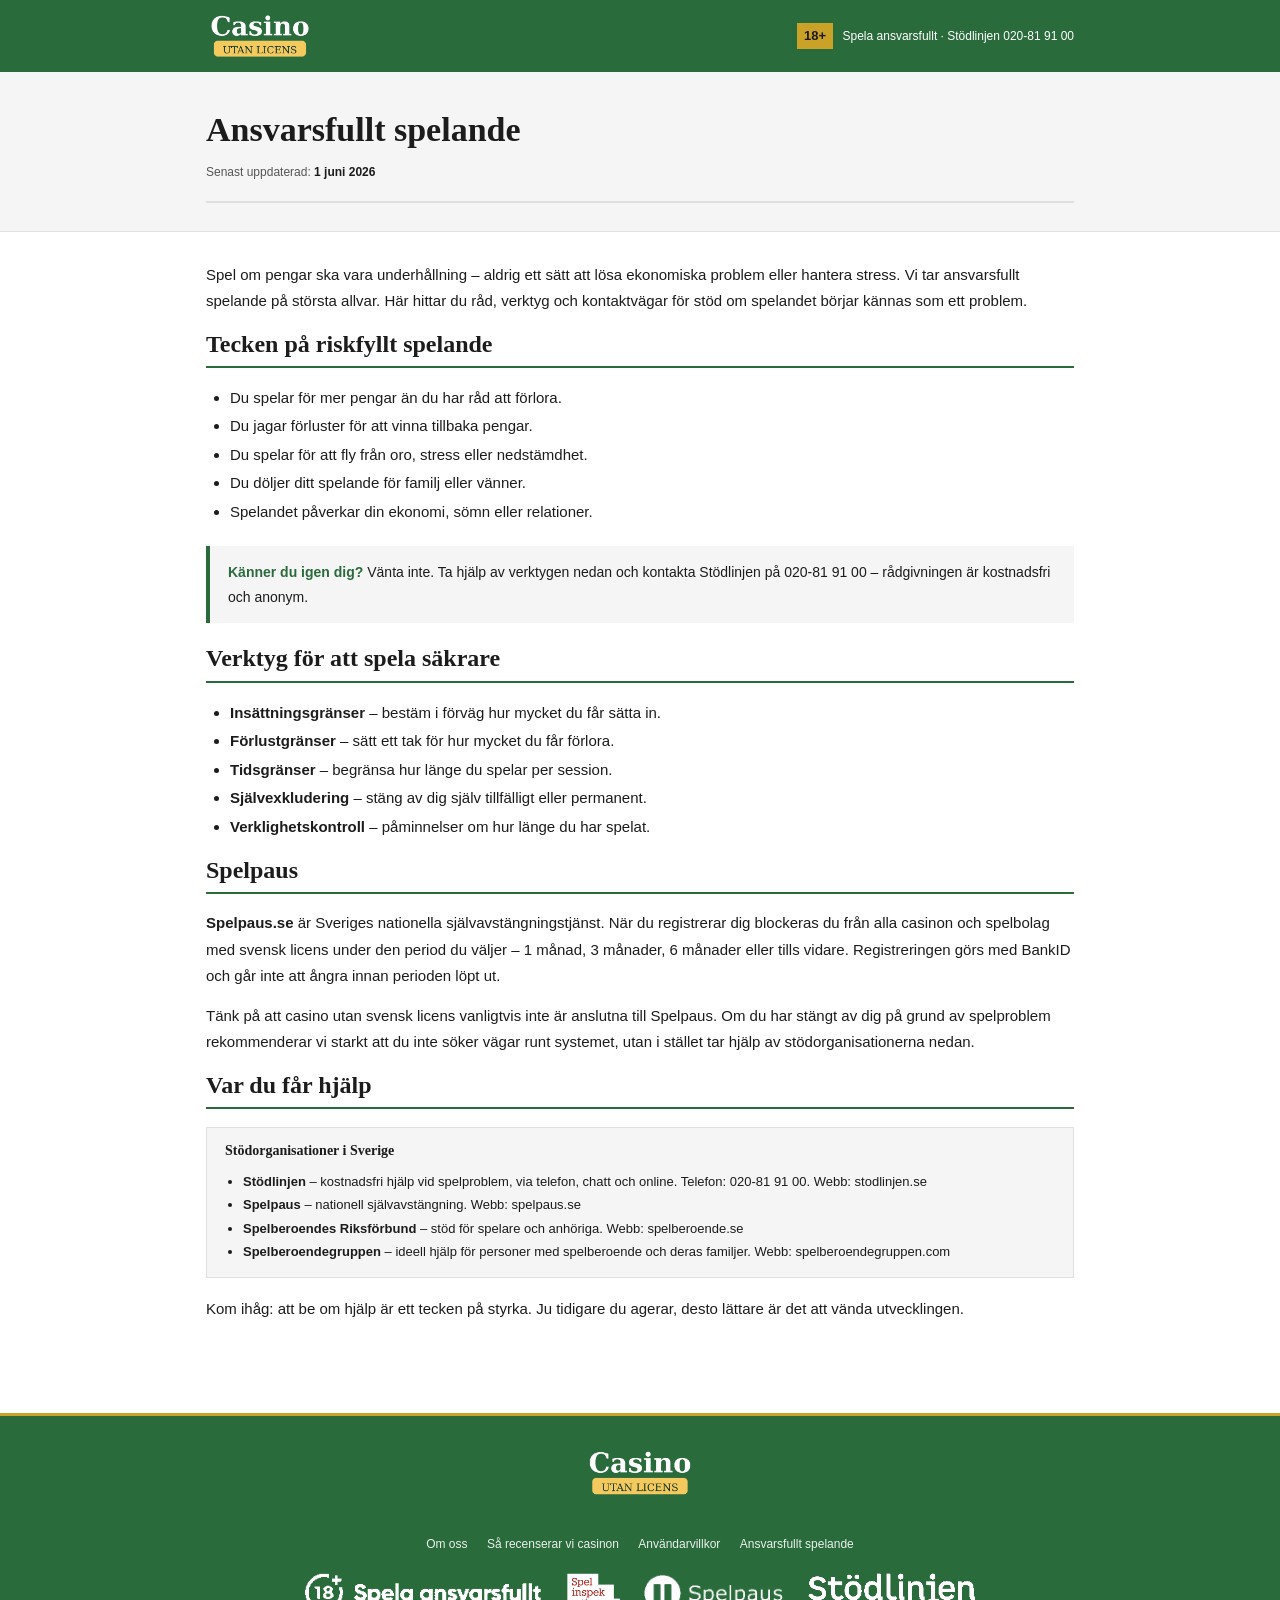
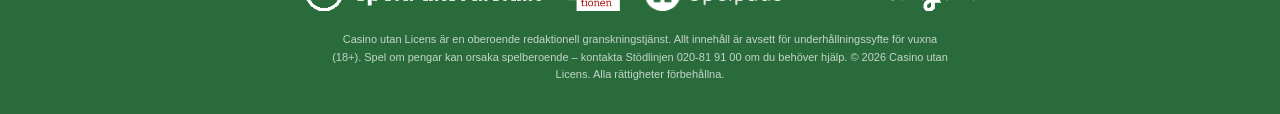
<file: ansvarsfullt-spelande.html>
<!DOCTYPE html>
<html lang="sv">
<head>
  <meta charset="UTF-8" />
  <meta name="viewport" content="width=device-width, initial-scale=1.0" />
  <title>Ansvarsfullt spelande</title>
  <meta name="description" content="Ansvarsfullt spelande – råd, verktyg och stöd. Läs om Spelpaus, insättningsgränser, självexkludering och var du får hjälp vid spelproblem." />
  <link rel="icon" type="image/png" href="favicon.png" />
  <link rel="stylesheet" href="styles.css" />
</head>
<body>

<header class="site-header">
  <div class="wrap">
    <a href="index.html" class="logo-block">
      <img src="logo.png" alt="Casino utan Licens" class="logo-img" />
    </a>
    <div class="header-warning">
      <span class="age-badge">18+</span>
      Spela ansvarsfullt · Stödlinjen 020-81 91 00
    </div>
  </div>
</header>

<section class="page-hero">
  <div class="wrap">
    <h1>Ansvarsfullt spelande</h1>
    <div class="hero-meta">Senast uppdaterad: <strong>1 juni 2026</strong></div>
    <hr class="hero-rule" />
  </div>
</section>

<main class="main-content">
  <div class="wrap">

    <section class="article-section">
      <p>
        Spel om pengar ska vara underhållning – aldrig ett sätt att lösa ekonomiska problem eller hantera stress. Vi tar ansvarsfullt spelande på största allvar. Här hittar du råd, verktyg och kontaktvägar för stöd om spelandet börjar kännas som ett problem.
      </p>

      <h2>Tecken på riskfyllt spelande</h2>
      <ul style="margin: 10px 0 14px 24px; line-height:1.9;">
        <li>Du spelar för mer pengar än du har råd att förlora.</li>
        <li>Du jagar förluster för att vinna tillbaka pengar.</li>
        <li>Du spelar för att fly från oro, stress eller nedstämdhet.</li>
        <li>Du döljer ditt spelande för familj eller vänner.</li>
        <li>Spelandet påverkar din ekonomi, sömn eller relationer.</li>
      </ul>

      <div class="callout">
        <strong>Känner du igen dig?</strong> Vänta inte. Ta hjälp av verktygen nedan och kontakta Stödlinjen på 020-81 91 00 – rådgivningen är kostnadsfri och anonym.
      </div>

      <h2>Verktyg för att spela säkrare</h2>
      <ul style="margin: 10px 0 14px 24px; line-height:1.9;">
        <li><strong>Insättningsgränser</strong> – bestäm i förväg hur mycket du får sätta in.</li>
        <li><strong>Förlustgränser</strong> – sätt ett tak för hur mycket du får förlora.</li>
        <li><strong>Tidsgränser</strong> – begränsa hur länge du spelar per session.</li>
        <li><strong>Självexkludering</strong> – stäng av dig själv tillfälligt eller permanent.</li>
        <li><strong>Verklighetskontroll</strong> – påminnelser om hur länge du har spelat.</li>
      </ul>

      <h2>Spelpaus</h2>
      <p>
        <strong>Spelpaus.se</strong> är Sveriges nationella självavstängningstjänst. När du registrerar dig blockeras du från alla casinon och spelbolag med svensk licens under den period du väljer – 1 månad, 3 månader, 6 månader eller tills vidare. Registreringen görs med BankID och går inte att ångra innan perioden löpt ut.
      </p>
      <p>
        Tänk på att casino utan svensk licens vanligtvis inte är anslutna till Spelpaus. Om du har stängt av dig på grund av spelproblem rekommenderar vi starkt att du inte söker vägar runt systemet, utan i stället tar hjälp av stödorganisationerna nedan.
      </p>

      <h2>Var du får hjälp</h2>
      <div class="info-box">
        <h4>Stödorganisationer i Sverige</h4>
        <ul style="margin: 10px 0 0 18px; line-height:1.8;">
          <li><strong>Stödlinjen</strong> – kostnadsfri hjälp vid spelproblem, via telefon, chatt och online. Telefon: 020-81 91 00. Webb: stodlinjen.se</li>
          <li><strong>Spelpaus</strong> – nationell självavstängning. Webb: spelpaus.se</li>
          <li><strong>Spelberoendes Riksförbund</strong> – stöd för spelare och anhöriga. Webb: spelberoende.se</li>
          <li><strong>Spelberoendegruppen</strong> – ideell hjälp för personer med spelberoende och deras familjer. Webb: spelberoendegruppen.com</li>
        </ul>
      </div>

      <p>
        Kom ihåg: att be om hjälp är ett tecken på styrka. Ju tidigare du agerar, desto lättare är det att vända utvecklingen.
      </p>
    </section>

  </div>
</main>

<footer class="site-footer">
  <div class="wrap">
    <span class="footer-logo"><img src="logo.png" alt="Casino utan Licens" /></span>
    <div class="footer-links">
      <a href="om-spelfrihet.html">Om oss</a>
      <a href="sa-recenserar-vi.html">Så recenserar vi casinon</a>
      <a href="anvandarvillkor.html">Användarvillkor</a>
      <a href="ansvarsfullt-spelande.html">Ansvarsfullt spelande</a>
    </div>
    <div class="footer-badges">
      <img src="18spela.png" alt="18+ Spela ansvarsfullt" />
      <a href="https://www.spelinspektionen.se/" target="_blank" rel="noopener"><img src="spel-ins.png" alt="Spelinspektionen" /></a>
      <a href="https://www.spelpaus.se/" target="_blank" rel="noopener"><img src="spelpaus.png" alt="Spelpaus" /></a>
      <a href="https://stodlinjen.se/" target="_blank" rel="noopener"><img src="stodlinjen.png" alt="Stödlinjen" /></a>
    </div>
    <div class="footer-disclaimer">
      Casino utan Licens är en oberoende redaktionell granskningstjänst. Allt innehåll är avsett för underhållningssyfte för vuxna (18+). Spel om pengar kan orsaka spelberoende – kontakta Stödlinjen 020-81 91 00 om du behöver hjälp. &copy; 2026 Casino utan Licens. Alla rättigheter förbehållna.
    </div>
  </div>
</footer>

</body>
</html>
</file>
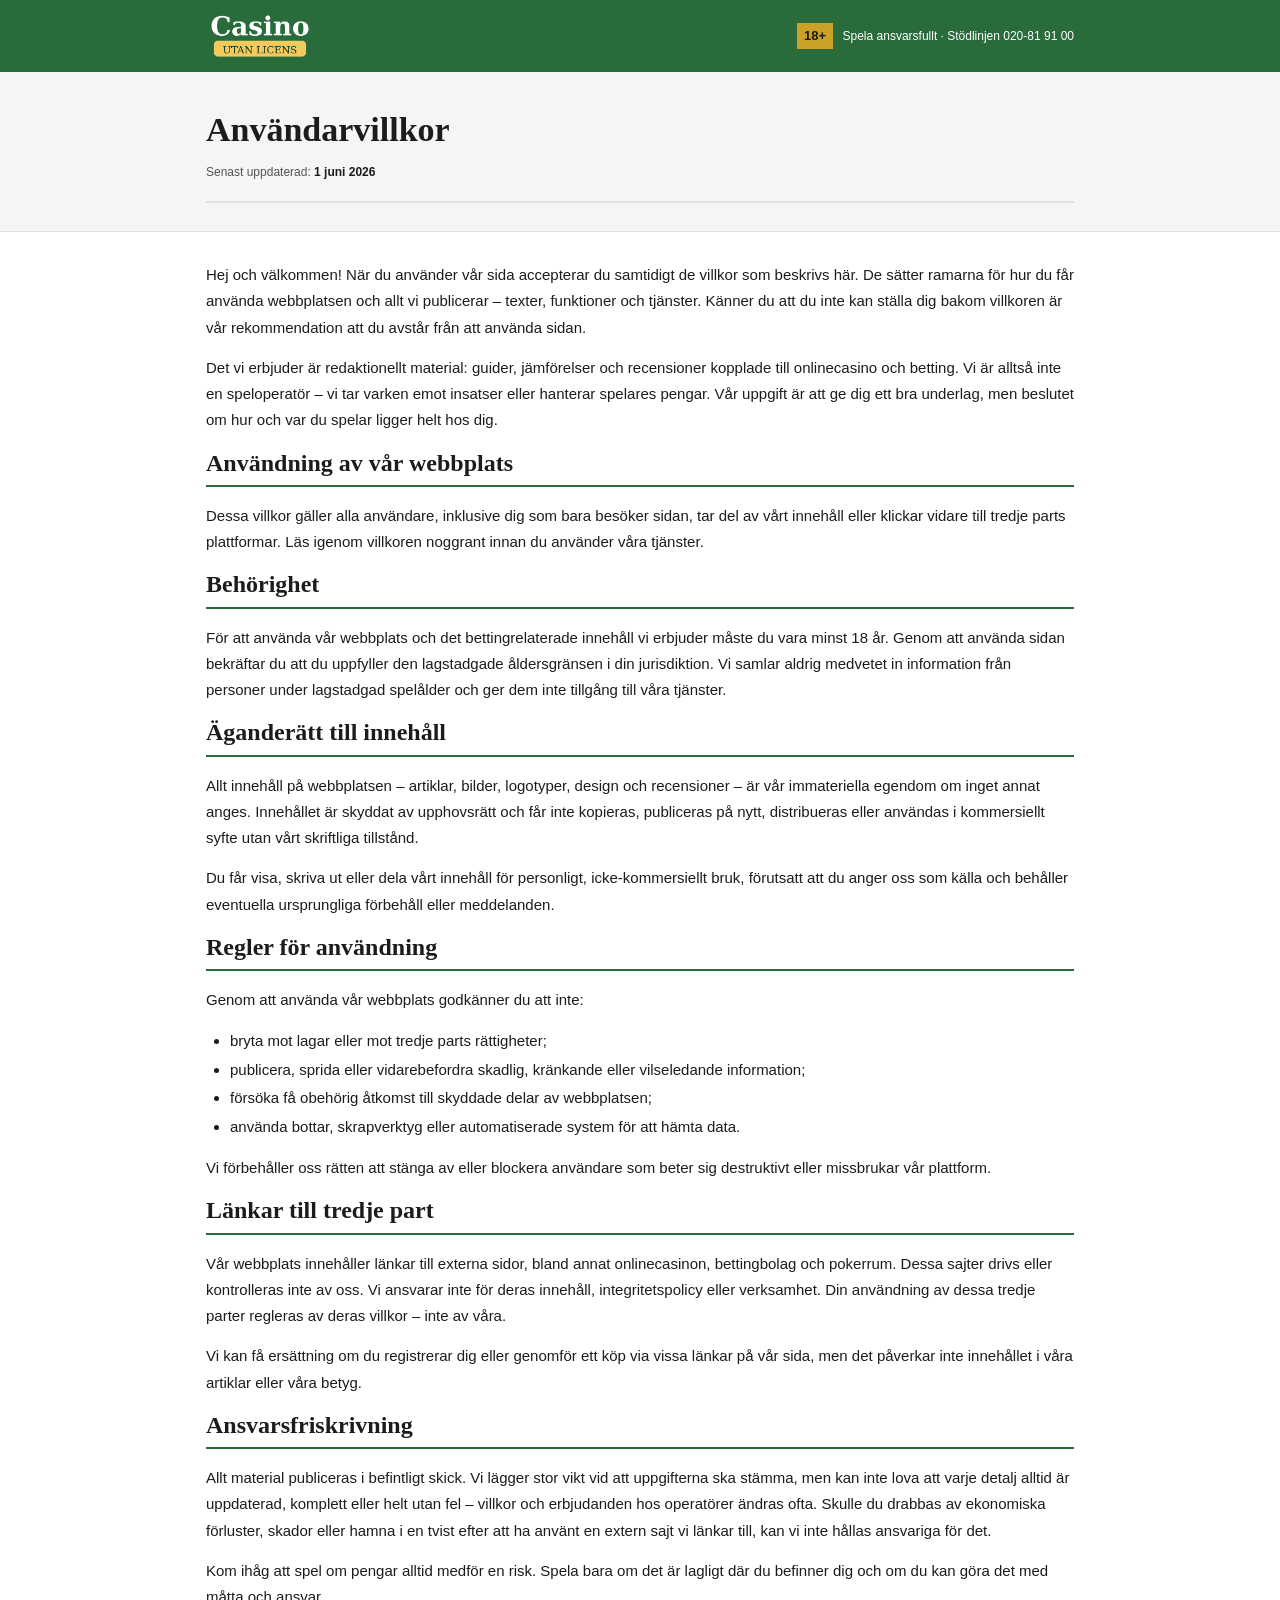
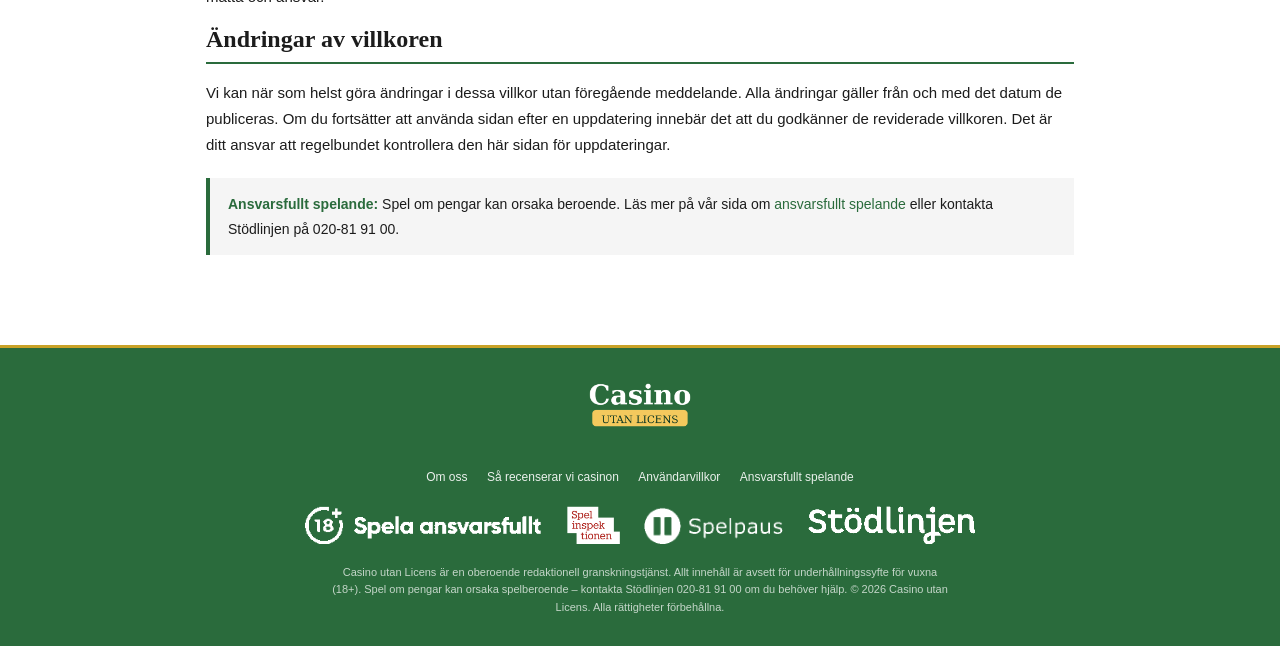
<file: anvandarvillkor.html>
<!DOCTYPE html>
<html lang="sv">
<head>
  <meta charset="UTF-8" />
  <meta name="viewport" content="width=device-width, initial-scale=1.0" />
  <title>Användarvillkor</title>
  <meta name="description" content="Användarvillkor för vår webbplats. Läs om hur du får använda sidan, vårt ansvar, affiliatelänkar och åldersgräns (18+)." />
  <link rel="icon" type="image/png" href="favicon.png" />
  <link rel="stylesheet" href="styles.css" />
</head>
<body>

<header class="site-header">
  <div class="wrap">
    <a href="index.html" class="logo-block">
      <img src="logo.png" alt="Casino utan Licens" class="logo-img" />
    </a>
    <div class="header-warning">
      <span class="age-badge">18+</span>
      Spela ansvarsfullt · Stödlinjen 020-81 91 00
    </div>
  </div>
</header>

<section class="page-hero">
  <div class="wrap">
    <h1>Användarvillkor</h1>
    <div class="hero-meta">Senast uppdaterad: <strong>1 juni 2026</strong></div>
    <hr class="hero-rule" />
  </div>
</section>

<main class="main-content">
  <div class="wrap">

    <section class="article-section">
      <p>
        Hej och välkommen! När du använder vår sida accepterar du samtidigt de villkor som beskrivs här. De sätter ramarna för hur du får använda webbplatsen och allt vi publicerar – texter, funktioner och tjänster. Känner du att du inte kan ställa dig bakom villkoren är vår rekommendation att du avstår från att använda sidan.
      </p>
      <p>
        Det vi erbjuder är redaktionellt material: guider, jämförelser och recensioner kopplade till onlinecasino och betting. Vi är alltså inte en speloperatör – vi tar varken emot insatser eller hanterar spelares pengar. Vår uppgift är att ge dig ett bra underlag, men beslutet om hur och var du spelar ligger helt hos dig.
      </p>

      <h2>Användning av vår webbplats</h2>
      <p>
        Dessa villkor gäller alla användare, inklusive dig som bara besöker sidan, tar del av vårt innehåll eller klickar vidare till tredje parts plattformar. Läs igenom villkoren noggrant innan du använder våra tjänster.
      </p>

      <h2>Behörighet</h2>
      <p>
        För att använda vår webbplats och det bettingrelaterade innehåll vi erbjuder måste du vara minst 18 år. Genom att använda sidan bekräftar du att du uppfyller den lagstadgade åldersgränsen i din jurisdiktion. Vi samlar aldrig medvetet in information från personer under lagstadgad spelålder och ger dem inte tillgång till våra tjänster.
      </p>

      <h2>Äganderätt till innehåll</h2>
      <p>
        Allt innehåll på webbplatsen – artiklar, bilder, logotyper, design och recensioner – är vår immateriella egendom om inget annat anges. Innehållet är skyddat av upphovsrätt och får inte kopieras, publiceras på nytt, distribueras eller användas i kommersiellt syfte utan vårt skriftliga tillstånd.
      </p>
      <p>
        Du får visa, skriva ut eller dela vårt innehåll för personligt, icke-kommersiellt bruk, förutsatt att du anger oss som källa och behåller eventuella ursprungliga förbehåll eller meddelanden.
      </p>

      <h2>Regler för användning</h2>
      <p>Genom att använda vår webbplats godkänner du att inte:</p>
      <ul style="margin: 10px 0 14px 24px; line-height:1.9;">
        <li>bryta mot lagar eller mot tredje parts rättigheter;</li>
        <li>publicera, sprida eller vidarebefordra skadlig, kränkande eller vilseledande information;</li>
        <li>försöka få obehörig åtkomst till skyddade delar av webbplatsen;</li>
        <li>använda bottar, skrapverktyg eller automatiserade system för att hämta data.</li>
      </ul>
      <p>
        Vi förbehåller oss rätten att stänga av eller blockera användare som beter sig destruktivt eller missbrukar vår plattform.
      </p>

      <h2>Länkar till tredje part</h2>
      <p>
        Vår webbplats innehåller länkar till externa sidor, bland annat onlinecasinon, bettingbolag och pokerrum. Dessa sajter drivs eller kontrolleras inte av oss. Vi ansvarar inte för deras innehåll, integritetspolicy eller verksamhet. Din användning av dessa tredje parter regleras av deras villkor – inte av våra.
      </p>
      <p>
        Vi kan få ersättning om du registrerar dig eller genomför ett köp via vissa länkar på vår sida, men det påverkar inte innehållet i våra artiklar eller våra betyg.
      </p>

      <h2>Ansvarsfriskrivning</h2>
      <p>
        Allt material publiceras i befintligt skick. Vi lägger stor vikt vid att uppgifterna ska stämma, men kan inte lova att varje detalj alltid är uppdaterad, komplett eller helt utan fel – villkor och erbjudanden hos operatörer ändras ofta. Skulle du drabbas av ekonomiska förluster, skador eller hamna i en tvist efter att ha använt en extern sajt vi länkar till, kan vi inte hållas ansvariga för det.
      </p>
      <p>
        Kom ihåg att spel om pengar alltid medför en risk. Spela bara om det är lagligt där du befinner dig och om du kan göra det med måtta och ansvar.
      </p>

      <h2>Ändringar av villkoren</h2>
      <p>
        Vi kan när som helst göra ändringar i dessa villkor utan föregående meddelande. Alla ändringar gäller från och med det datum de publiceras. Om du fortsätter att använda sidan efter en uppdatering innebär det att du godkänner de reviderade villkoren. Det är ditt ansvar att regelbundet kontrollera den här sidan för uppdateringar.
      </p>

      <div class="callout">
        <strong>Ansvarsfullt spelande:</strong> Spel om pengar kan orsaka beroende. Läs mer på vår sida om <a href="ansvarsfullt-spelande.html">ansvarsfullt spelande</a> eller kontakta Stödlinjen på 020-81 91 00.
      </div>
    </section>

  </div>
</main>

<footer class="site-footer">
  <div class="wrap">
    <span class="footer-logo"><img src="logo.png" alt="Casino utan Licens" /></span>
    <div class="footer-links">
      <a href="om-spelfrihet.html">Om oss</a>
      <a href="sa-recenserar-vi.html">Så recenserar vi casinon</a>
      <a href="anvandarvillkor.html">Användarvillkor</a>
      <a href="ansvarsfullt-spelande.html">Ansvarsfullt spelande</a>
    </div>
    <div class="footer-badges">
      <img src="18spela.png" alt="18+ Spela ansvarsfullt" />
      <a href="https://www.spelinspektionen.se/" target="_blank" rel="noopener"><img src="spel-ins.png" alt="Spelinspektionen" /></a>
      <a href="https://www.spelpaus.se/" target="_blank" rel="noopener"><img src="spelpaus.png" alt="Spelpaus" /></a>
      <a href="https://stodlinjen.se/" target="_blank" rel="noopener"><img src="stodlinjen.png" alt="Stödlinjen" /></a>
    </div>
    <div class="footer-disclaimer">
      Casino utan Licens är en oberoende redaktionell granskningstjänst. Allt innehåll är avsett för underhållningssyfte för vuxna (18+). Spel om pengar kan orsaka spelberoende – kontakta Stödlinjen 020-81 91 00 om du behöver hjälp. &copy; 2026 Casino utan Licens. Alla rättigheter förbehållna.
    </div>
  </div>
</footer>

</body>
</html>
</file>
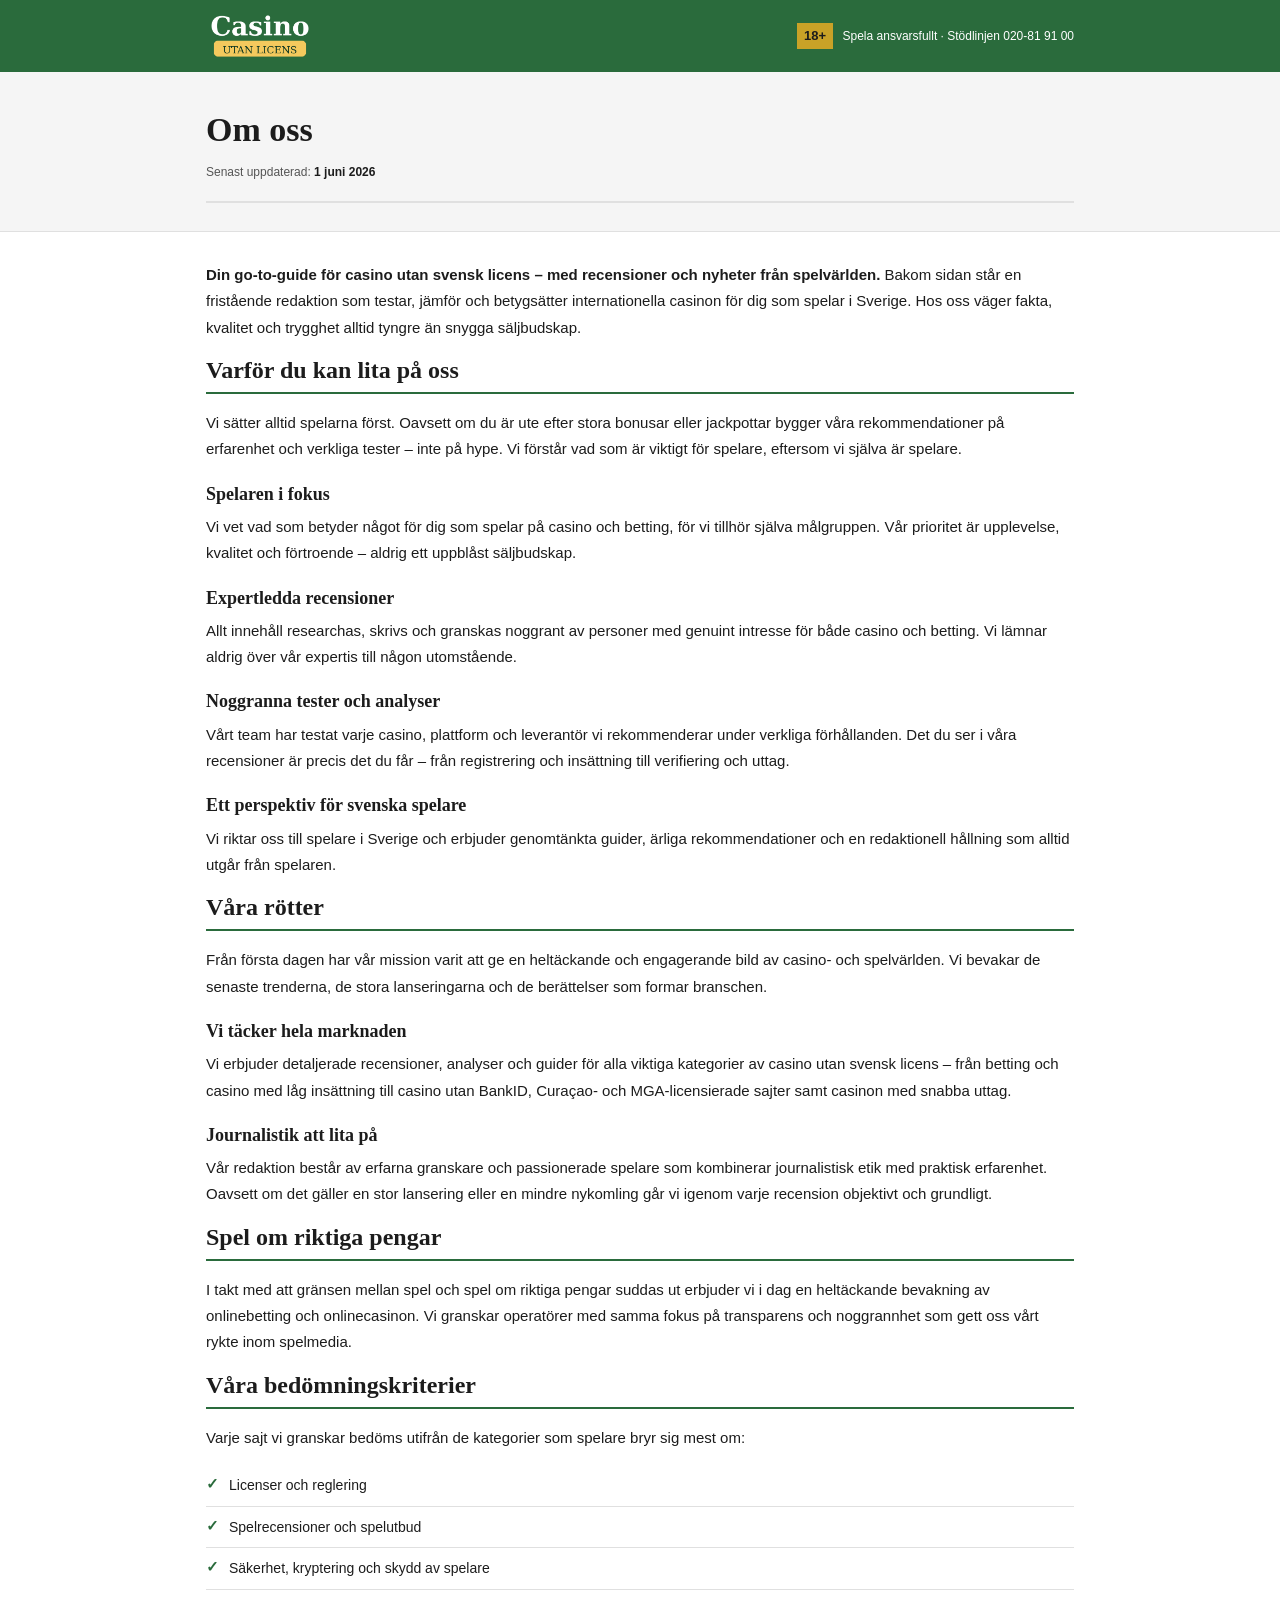
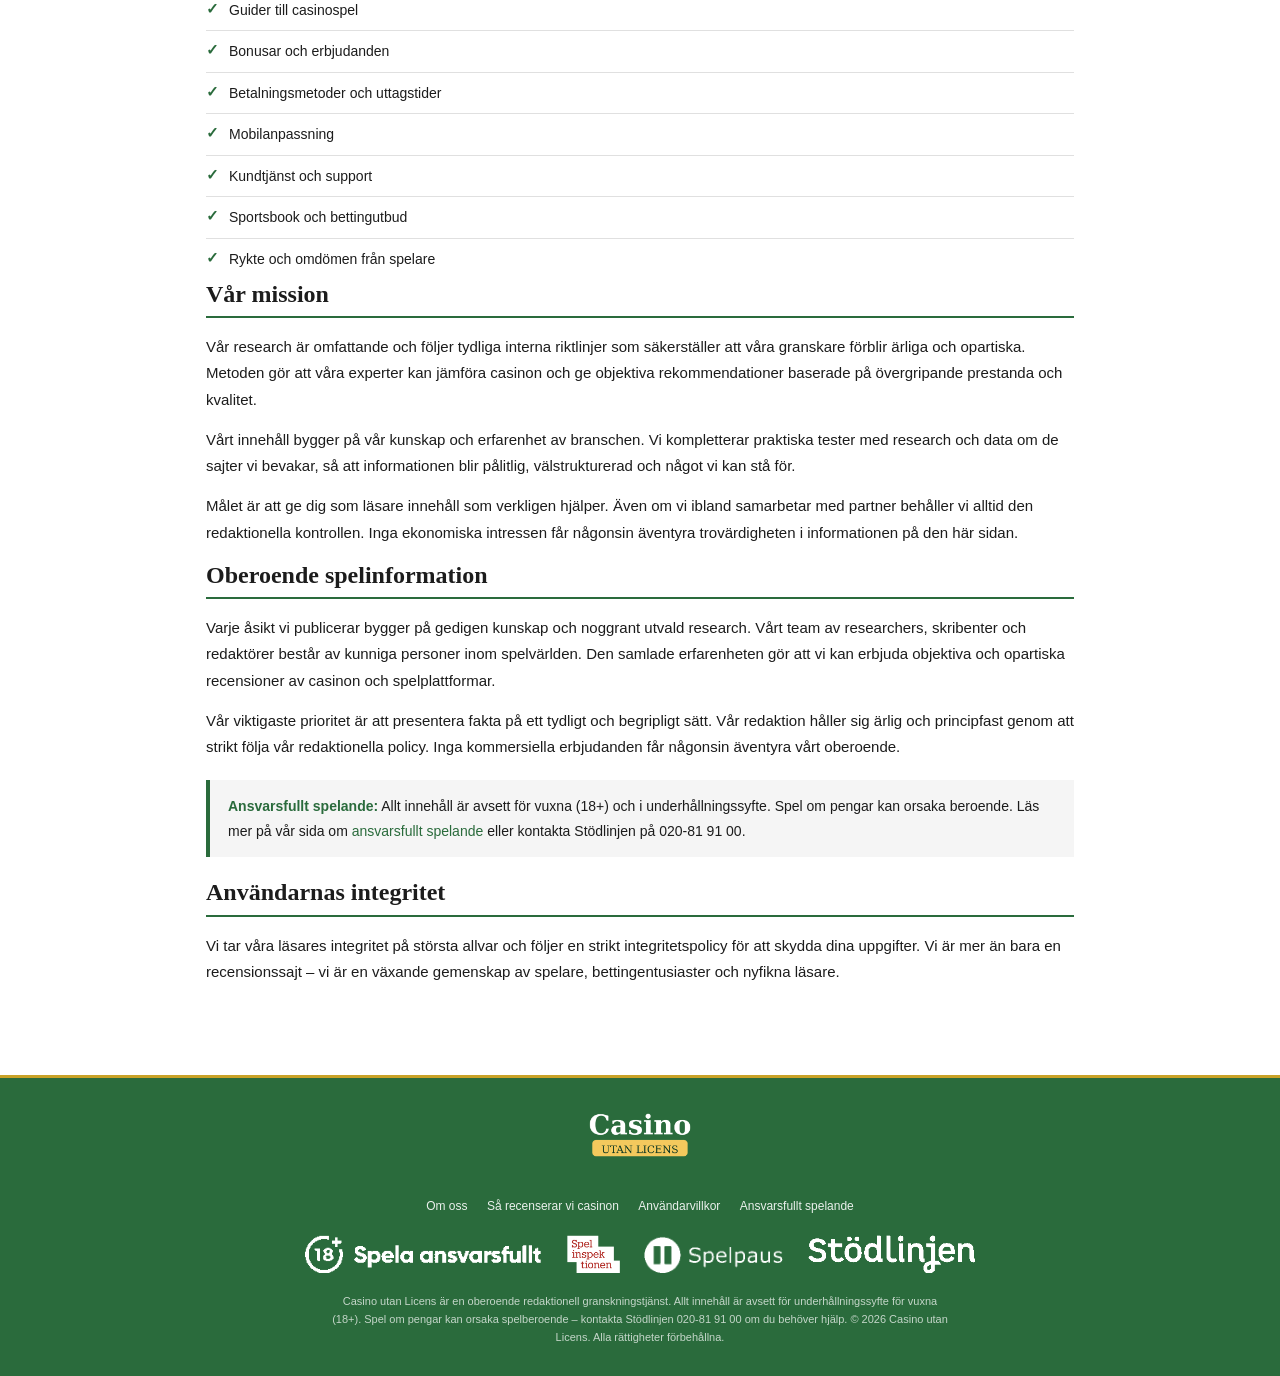
<file: om-spelfrihet.html>
<!DOCTYPE html>
<html lang="sv">
<head>
  <meta charset="UTF-8" />
  <meta name="viewport" content="width=device-width, initial-scale=1.0" />
  <title>Om oss</title>
  <meta name="description" content="Lär känna oss – en oberoende redaktion som granskar och jämför casino utan svensk licens. Läs om vår mission och vår oberoende ställning." />
  <link rel="icon" type="image/png" href="favicon.png" />
  <link rel="stylesheet" href="styles.css" />
</head>
<body>

<header class="site-header">
  <div class="wrap">
    <a href="index.html" class="logo-block">
      <img src="logo.png" alt="Casino utan Licens" class="logo-img" />
    </a>
    <div class="header-warning">
      <span class="age-badge">18+</span>
      Spela ansvarsfullt · Stödlinjen 020-81 91 00
    </div>
  </div>
</header>

<section class="page-hero">
  <div class="wrap">
    <h1>Om oss</h1>
    <div class="hero-meta">Senast uppdaterad: <strong>1 juni 2026</strong></div>
    <hr class="hero-rule" />
  </div>
</section>

<main class="main-content">
  <div class="wrap">

    <section class="article-section">
      <p>
        <strong>Din go-to-guide för casino utan svensk licens – med recensioner och nyheter från spelvärlden.</strong> Bakom sidan står en fristående redaktion som testar, jämför och betygsätter internationella casinon för dig som spelar i Sverige. Hos oss väger fakta, kvalitet och trygghet alltid tyngre än snygga säljbudskap.
      </p>

      <h2>Varför du kan lita på oss</h2>
      <p>
        Vi sätter alltid spelarna först. Oavsett om du är ute efter stora bonusar eller jackpottar bygger våra rekommendationer på erfarenhet och verkliga tester – inte på hype. Vi förstår vad som är viktigt för spelare, eftersom vi själva är spelare.
      </p>

      <h3>Spelaren i fokus</h3>
      <p>
        Vi vet vad som betyder något för dig som spelar på casino och betting, för vi tillhör själva målgruppen. Vår prioritet är upplevelse, kvalitet och förtroende – aldrig ett uppblåst säljbudskap.
      </p>

      <h3>Expertledda recensioner</h3>
      <p>
        Allt innehåll researchas, skrivs och granskas noggrant av personer med genuint intresse för både casino och betting. Vi lämnar aldrig över vår expertis till någon utomstående.
      </p>

      <h3>Noggranna tester och analyser</h3>
      <p>
        Vårt team har testat varje casino, plattform och leverantör vi rekommenderar under verkliga förhållanden. Det du ser i våra recensioner är precis det du får – från registrering och insättning till verifiering och uttag.
      </p>

      <h3>Ett perspektiv för svenska spelare</h3>
      <p>
        Vi riktar oss till spelare i Sverige och erbjuder genomtänkta guider, ärliga rekommendationer och en redaktionell hållning som alltid utgår från spelaren.
      </p>

      <h2>Våra rötter</h2>
      <p>
        Från första dagen har vår mission varit att ge en heltäckande och engagerande bild av casino- och spelvärlden. Vi bevakar de senaste trenderna, de stora lanseringarna och de berättelser som formar branschen.
      </p>

      <h3>Vi täcker hela marknaden</h3>
      <p>
        Vi erbjuder detaljerade recensioner, analyser och guider för alla viktiga kategorier av casino utan svensk licens – från betting och casino med låg insättning till casino utan BankID, Curaçao- och MGA-licensierade sajter samt casinon med snabba uttag.
      </p>

      <h3>Journalistik att lita på</h3>
      <p>
        Vår redaktion består av erfarna granskare och passionerade spelare som kombinerar journalistisk etik med praktisk erfarenhet. Oavsett om det gäller en stor lansering eller en mindre nykomling går vi igenom varje recension objektivt och grundligt.
      </p>

      <h2>Spel om riktiga pengar</h2>
      <p>
        I takt med att gränsen mellan spel och spel om riktiga pengar suddas ut erbjuder vi i dag en heltäckande bevakning av onlinebetting och onlinecasinon. Vi granskar operatörer med samma fokus på transparens och noggrannhet som gett oss vårt rykte inom spelmedia.
      </p>

      <h2>Våra bedömningskriterier</h2>
      <p>Varje sajt vi granskar bedöms utifrån de kategorier som spelare bryr sig mest om:</p>
      <ul class="pros-cons-list">
        <li><span class="check-icon">✓</span> <span>Licenser och reglering</span></li>
        <li><span class="check-icon">✓</span> <span>Spelrecensioner och spelutbud</span></li>
        <li><span class="check-icon">✓</span> <span>Säkerhet, kryptering och skydd av spelare</span></li>
        <li><span class="check-icon">✓</span> <span>Guider till casinospel</span></li>
        <li><span class="check-icon">✓</span> <span>Bonusar och erbjudanden</span></li>
        <li><span class="check-icon">✓</span> <span>Betalningsmetoder och uttagstider</span></li>
        <li><span class="check-icon">✓</span> <span>Mobilanpassning</span></li>
        <li><span class="check-icon">✓</span> <span>Kundtjänst och support</span></li>
        <li><span class="check-icon">✓</span> <span>Sportsbook och bettingutbud</span></li>
        <li><span class="check-icon">✓</span> <span>Rykte och omdömen från spelare</span></li>
      </ul>

      <h2>Vår mission</h2>
      <p>
        Vår research är omfattande och följer tydliga interna riktlinjer som säkerställer att våra granskare förblir ärliga och opartiska. Metoden gör att våra experter kan jämföra casinon och ge objektiva rekommendationer baserade på övergripande prestanda och kvalitet.
      </p>
      <p>
        Vårt innehåll bygger på vår kunskap och erfarenhet av branschen. Vi kompletterar praktiska tester med research och data om de sajter vi bevakar, så att informationen blir pålitlig, välstrukturerad och något vi kan stå för.
      </p>
      <p>
        Målet är att ge dig som läsare innehåll som verkligen hjälper. Även om vi ibland samarbetar med partner behåller vi alltid den redaktionella kontrollen. Inga ekonomiska intressen får någonsin äventyra trovärdigheten i informationen på den här sidan.
      </p>

      <h2>Oberoende spelinformation</h2>
      <p>
        Varje åsikt vi publicerar bygger på gedigen kunskap och noggrant utvald research. Vårt team av researchers, skribenter och redaktörer består av kunniga personer inom spelvärlden. Den samlade erfarenheten gör att vi kan erbjuda objektiva och opartiska recensioner av casinon och spelplattformar.
      </p>
      <p>
        Vår viktigaste prioritet är att presentera fakta på ett tydligt och begripligt sätt. Vår redaktion håller sig ärlig och principfast genom att strikt följa vår redaktionella policy. Inga kommersiella erbjudanden får någonsin äventyra vårt oberoende.
      </p>

      <div class="callout">
        <strong>Ansvarsfullt spelande:</strong> Allt innehåll är avsett för vuxna (18+) och i underhållningssyfte. Spel om pengar kan orsaka beroende. Läs mer på vår sida om <a href="ansvarsfullt-spelande.html">ansvarsfullt spelande</a> eller kontakta Stödlinjen på 020-81 91 00.
      </div>

      <h2>Användarnas integritet</h2>
      <p>
        Vi tar våra läsares integritet på största allvar och följer en strikt integritetspolicy för att skydda dina uppgifter. Vi är mer än bara en recensionssajt – vi är en växande gemenskap av spelare, bettingentusiaster och nyfikna läsare.
      </p>
    </section>

  </div>
</main>

<footer class="site-footer">
  <div class="wrap">
    <span class="footer-logo"><img src="logo.png" alt="Casino utan Licens" /></span>
    <div class="footer-links">
      <a href="om-spelfrihet.html">Om oss</a>
      <a href="sa-recenserar-vi.html">Så recenserar vi casinon</a>
      <a href="anvandarvillkor.html">Användarvillkor</a>
      <a href="ansvarsfullt-spelande.html">Ansvarsfullt spelande</a>
    </div>
    <div class="footer-badges">
      <img src="18spela.png" alt="18+ Spela ansvarsfullt" />
      <a href="https://www.spelinspektionen.se/" target="_blank" rel="noopener"><img src="spel-ins.png" alt="Spelinspektionen" /></a>
      <a href="https://www.spelpaus.se/" target="_blank" rel="noopener"><img src="spelpaus.png" alt="Spelpaus" /></a>
      <a href="https://stodlinjen.se/" target="_blank" rel="noopener"><img src="stodlinjen.png" alt="Stödlinjen" /></a>
    </div>
    <div class="footer-disclaimer">
      Casino utan Licens är en oberoende redaktionell granskningstjänst. Allt innehåll är avsett för underhållningssyfte för vuxna (18+). Spel om pengar kan orsaka spelberoende – kontakta Stödlinjen 020-81 91 00 om du behöver hjälp. &copy; 2026 Casino utan Licens. Alla rättigheter förbehållna.
    </div>
  </div>
</footer>

</body>
</html>
</file>
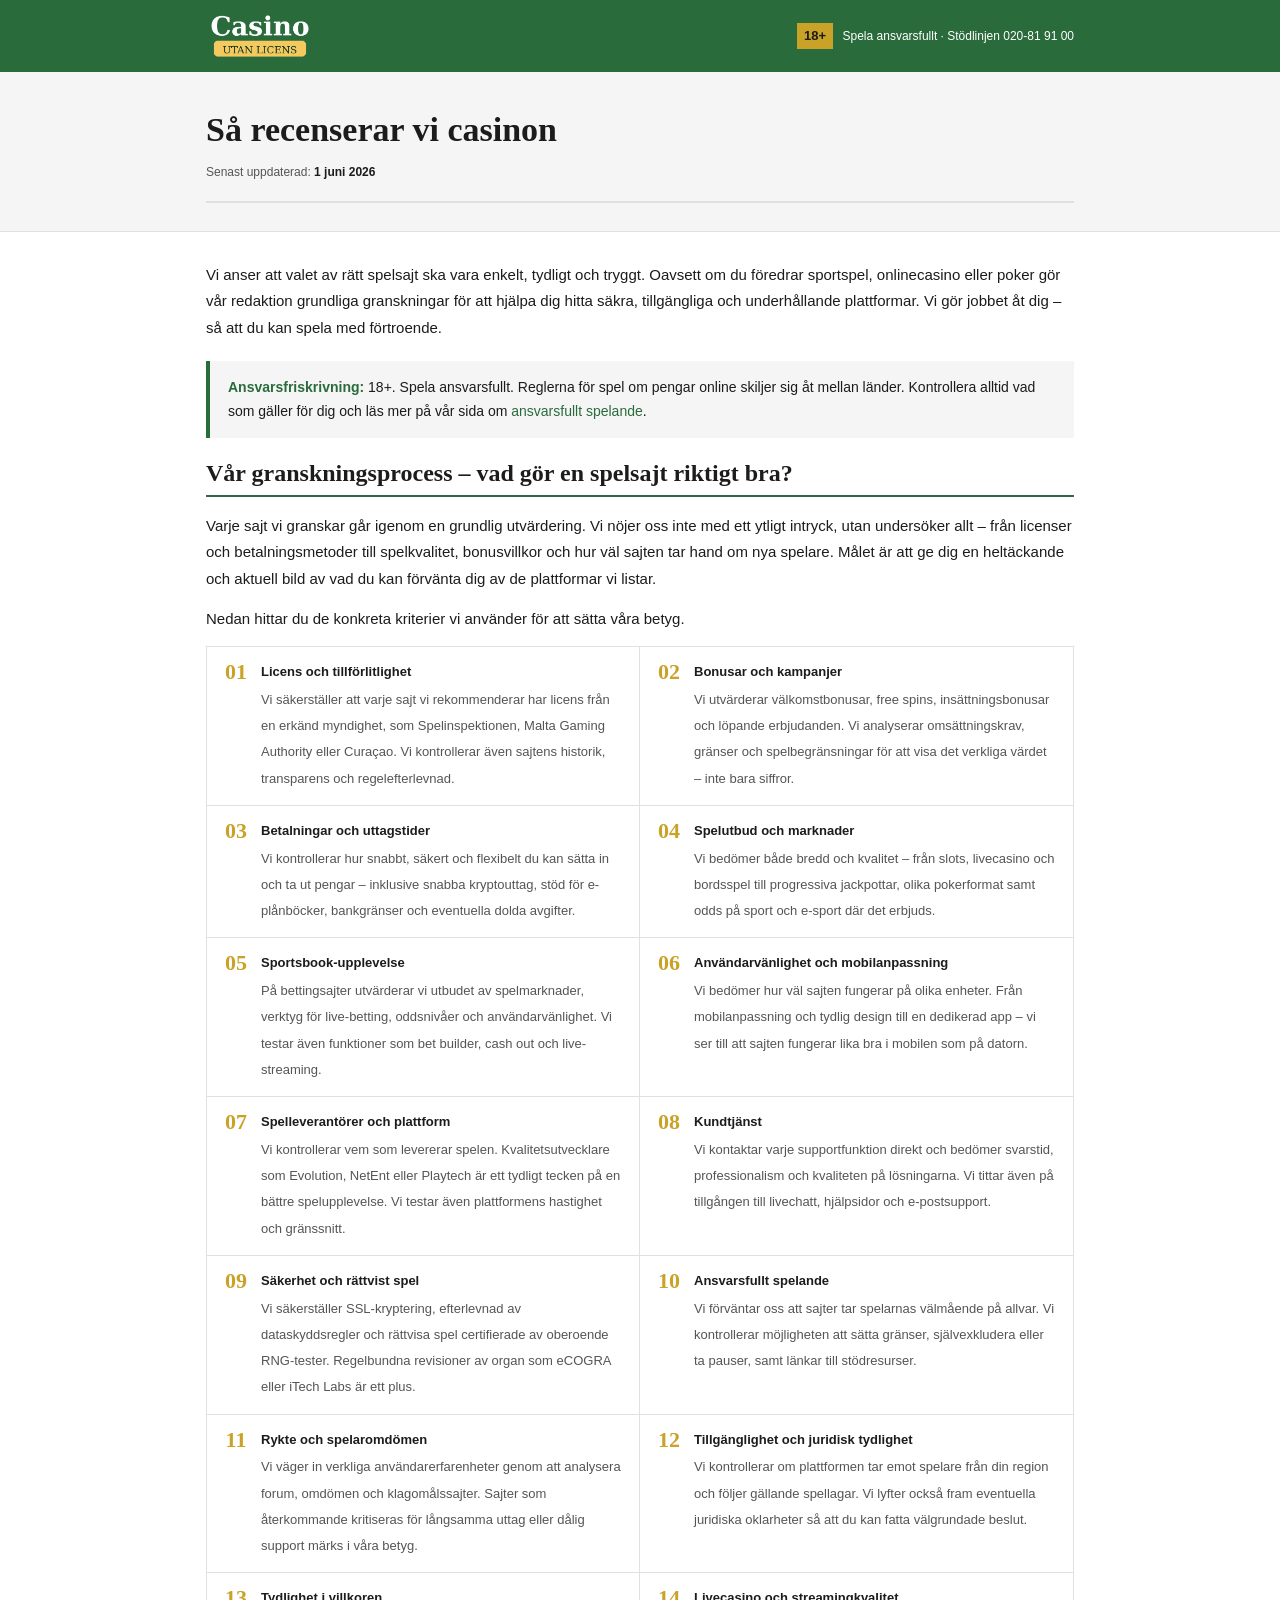
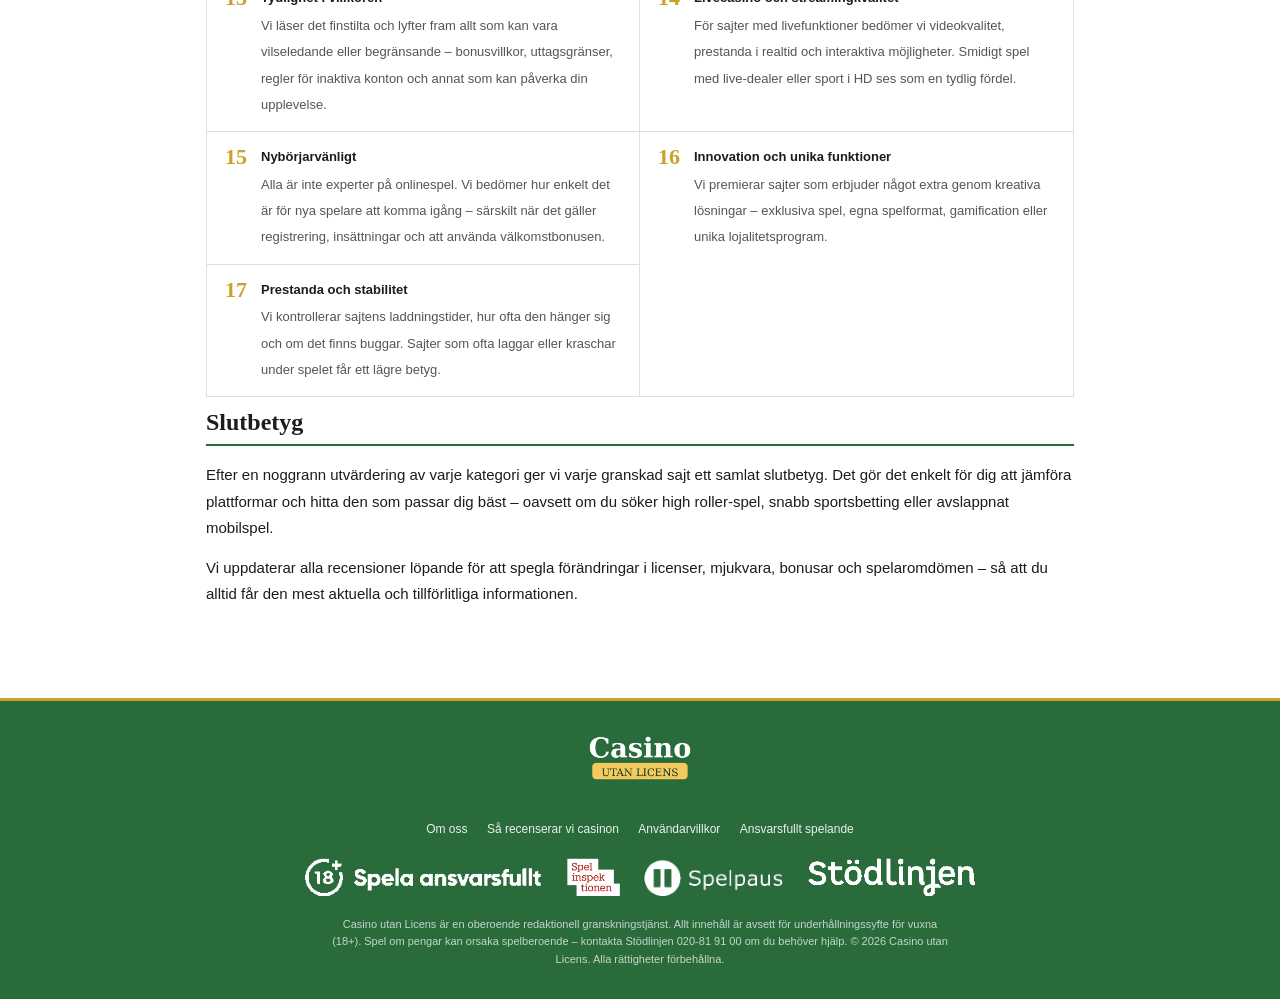
<file: sa-recenserar-vi.html>
<!DOCTYPE html>
<html lang="sv">
<head>
  <meta charset="UTF-8" />
  <meta name="viewport" content="width=device-width, initial-scale=1.0" />
  <title>Så recenserar vi casinon – Vår testmetod</title>
  <meta name="description" content="Så recenserar vi casino utan svensk licens. Läs om vår testmetod, våra kriterier och hur vi viktar licens, bonusar, uttag, support och ansvarsfullt spelande." />
  <link rel="icon" type="image/png" href="favicon.png" />
  <link rel="stylesheet" href="styles.css" />
</head>
<body>

<header class="site-header">
  <div class="wrap">
    <a href="index.html" class="logo-block">
      <img src="logo.png" alt="Casino utan Licens" class="logo-img" />
    </a>
    <div class="header-warning">
      <span class="age-badge">18+</span>
      Spela ansvarsfullt · Stödlinjen 020-81 91 00
    </div>
  </div>
</header>

<section class="page-hero">
  <div class="wrap">
    <h1>Så recenserar vi casinon</h1>
    <div class="hero-meta">Senast uppdaterad: <strong>1 juni 2026</strong></div>
    <hr class="hero-rule" />
  </div>
</section>

<main class="main-content">
  <div class="wrap">

    <section class="article-section">
      <p>
        Vi anser att valet av rätt spelsajt ska vara enkelt, tydligt och tryggt. Oavsett om du föredrar sportspel, onlinecasino eller poker gör vår redaktion grundliga granskningar för att hjälpa dig hitta säkra, tillgängliga och underhållande plattformar. Vi gör jobbet åt dig – så att du kan spela med förtroende.
      </p>

      <div class="callout">
        <strong>Ansvarsfriskrivning:</strong> 18+. Spela ansvarsfullt. Reglerna för spel om pengar online skiljer sig åt mellan länder. Kontrollera alltid vad som gäller för dig och läs mer på vår sida om <a href="ansvarsfullt-spelande.html">ansvarsfullt spelande</a>.
      </div>

      <h2>Vår granskningsprocess – vad gör en spelsajt riktigt bra?</h2>
      <p>
        Varje sajt vi granskar går igenom en grundlig utvärdering. Vi nöjer oss inte med ett ytligt intryck, utan undersöker allt – från licenser och betalningsmetoder till spelkvalitet, bonusvillkor och hur väl sajten tar hand om nya spelare. Målet är att ge dig en heltäckande och aktuell bild av vad du kan förvänta dig av de plattformar vi listar.
      </p>
      <p>Nedan hittar du de konkreta kriterier vi använder för att sätta våra betyg.</p>

      <div class="facts-grid">
        <div class="fact-item">
          <div class="fact-num">01</div>
          <div class="fact-text">
            <strong>Licens och tillförlitlighet</strong>
            <span>Vi säkerställer att varje sajt vi rekommenderar har licens från en erkänd myndighet, som Spelinspektionen, Malta Gaming Authority eller Curaçao. Vi kontrollerar även sajtens historik, transparens och regelefterlevnad.</span>
          </div>
        </div>
        <div class="fact-item">
          <div class="fact-num">02</div>
          <div class="fact-text">
            <strong>Bonusar och kampanjer</strong>
            <span>Vi utvärderar välkomstbonusar, free spins, insättningsbonusar och löpande erbjudanden. Vi analyserar omsättningskrav, gränser och spelbegränsningar för att visa det verkliga värdet – inte bara siffror.</span>
          </div>
        </div>
        <div class="fact-item">
          <div class="fact-num">03</div>
          <div class="fact-text">
            <strong>Betalningar och uttagstider</strong>
            <span>Vi kontrollerar hur snabbt, säkert och flexibelt du kan sätta in och ta ut pengar – inklusive snabba kryptouttag, stöd för e-plånböcker, bankgränser och eventuella dolda avgifter.</span>
          </div>
        </div>
        <div class="fact-item">
          <div class="fact-num">04</div>
          <div class="fact-text">
            <strong>Spelutbud och marknader</strong>
            <span>Vi bedömer både bredd och kvalitet – från slots, livecasino och bordsspel till progressiva jackpottar, olika pokerformat samt odds på sport och e-sport där det erbjuds.</span>
          </div>
        </div>
        <div class="fact-item">
          <div class="fact-num">05</div>
          <div class="fact-text">
            <strong>Sportsbook-upplevelse</strong>
            <span>På bettingsajter utvärderar vi utbudet av spelmarknader, verktyg för live-betting, oddsnivåer och användarvänlighet. Vi testar även funktioner som bet builder, cash out och live-streaming.</span>
          </div>
        </div>
        <div class="fact-item">
          <div class="fact-num">06</div>
          <div class="fact-text">
            <strong>Användarvänlighet och mobilanpassning</strong>
            <span>Vi bedömer hur väl sajten fungerar på olika enheter. Från mobilanpassning och tydlig design till en dedikerad app – vi ser till att sajten fungerar lika bra i mobilen som på datorn.</span>
          </div>
        </div>
        <div class="fact-item">
          <div class="fact-num">07</div>
          <div class="fact-text">
            <strong>Spelleverantörer och plattform</strong>
            <span>Vi kontrollerar vem som levererar spelen. Kvalitetsutvecklare som Evolution, NetEnt eller Playtech är ett tydligt tecken på en bättre spelupplevelse. Vi testar även plattformens hastighet och gränssnitt.</span>
          </div>
        </div>
        <div class="fact-item">
          <div class="fact-num">08</div>
          <div class="fact-text">
            <strong>Kundtjänst</strong>
            <span>Vi kontaktar varje supportfunktion direkt och bedömer svarstid, professionalism och kvaliteten på lösningarna. Vi tittar även på tillgången till livechatt, hjälpsidor och e-postsupport.</span>
          </div>
        </div>
        <div class="fact-item">
          <div class="fact-num">09</div>
          <div class="fact-text">
            <strong>Säkerhet och rättvist spel</strong>
            <span>Vi säkerställer SSL-kryptering, efterlevnad av dataskyddsregler och rättvisa spel certifierade av oberoende RNG-tester. Regelbundna revisioner av organ som eCOGRA eller iTech Labs är ett plus.</span>
          </div>
        </div>
        <div class="fact-item">
          <div class="fact-num">10</div>
          <div class="fact-text">
            <strong>Ansvarsfullt spelande</strong>
            <span>Vi förväntar oss att sajter tar spelarnas välmående på allvar. Vi kontrollerar möjligheten att sätta gränser, självexkludera eller ta pauser, samt länkar till stödresurser.</span>
          </div>
        </div>
        <div class="fact-item">
          <div class="fact-num">11</div>
          <div class="fact-text">
            <strong>Rykte och spelaromdömen</strong>
            <span>Vi väger in verkliga användarerfarenheter genom att analysera forum, omdömen och klagomålssajter. Sajter som återkommande kritiseras för långsamma uttag eller dålig support märks i våra betyg.</span>
          </div>
        </div>
        <div class="fact-item">
          <div class="fact-num">12</div>
          <div class="fact-text">
            <strong>Tillgänglighet och juridisk tydlighet</strong>
            <span>Vi kontrollerar om plattformen tar emot spelare från din region och följer gällande spellagar. Vi lyfter också fram eventuella juridiska oklarheter så att du kan fatta välgrundade beslut.</span>
          </div>
        </div>
        <div class="fact-item">
          <div class="fact-num">13</div>
          <div class="fact-text">
            <strong>Tydlighet i villkoren</strong>
            <span>Vi läser det finstilta och lyfter fram allt som kan vara vilseledande eller begränsande – bonusvillkor, uttagsgränser, regler för inaktiva konton och annat som kan påverka din upplevelse.</span>
          </div>
        </div>
        <div class="fact-item">
          <div class="fact-num">14</div>
          <div class="fact-text">
            <strong>Livecasino och streamingkvalitet</strong>
            <span>För sajter med livefunktioner bedömer vi videokvalitet, prestanda i realtid och interaktiva möjligheter. Smidigt spel med live-dealer eller sport i HD ses som en tydlig fördel.</span>
          </div>
        </div>
        <div class="fact-item">
          <div class="fact-num">15</div>
          <div class="fact-text">
            <strong>Nybörjarvänligt</strong>
            <span>Alla är inte experter på onlinespel. Vi bedömer hur enkelt det är för nya spelare att komma igång – särskilt när det gäller registrering, insättningar och att använda välkomstbonusen.</span>
          </div>
        </div>
        <div class="fact-item">
          <div class="fact-num">16</div>
          <div class="fact-text">
            <strong>Innovation och unika funktioner</strong>
            <span>Vi premierar sajter som erbjuder något extra genom kreativa lösningar – exklusiva spel, egna spelformat, gamification eller unika lojalitetsprogram.</span>
          </div>
        </div>
        <div class="fact-item">
          <div class="fact-num">17</div>
          <div class="fact-text">
            <strong>Prestanda och stabilitet</strong>
            <span>Vi kontrollerar sajtens laddningstider, hur ofta den hänger sig och om det finns buggar. Sajter som ofta laggar eller kraschar under spelet får ett lägre betyg.</span>
          </div>
        </div>
      </div>

      <h2>Slutbetyg</h2>
      <p>
        Efter en noggrann utvärdering av varje kategori ger vi varje granskad sajt ett samlat slutbetyg. Det gör det enkelt för dig att jämföra plattformar och hitta den som passar dig bäst – oavsett om du söker high roller-spel, snabb sportsbetting eller avslappnat mobilspel.
      </p>
      <p>
        Vi uppdaterar alla recensioner löpande för att spegla förändringar i licenser, mjukvara, bonusar och spelaromdömen – så att du alltid får den mest aktuella och tillförlitliga informationen.
      </p>
    </section>

  </div>
</main>

<footer class="site-footer">
  <div class="wrap">
    <span class="footer-logo"><img src="logo.png" alt="Casino utan Licens" /></span>
    <div class="footer-links">
      <a href="om-spelfrihet.html">Om oss</a>
      <a href="sa-recenserar-vi.html">Så recenserar vi casinon</a>
      <a href="anvandarvillkor.html">Användarvillkor</a>
      <a href="ansvarsfullt-spelande.html">Ansvarsfullt spelande</a>
    </div>
    <div class="footer-badges">
      <img src="18spela.png" alt="18+ Spela ansvarsfullt" />
      <a href="https://www.spelinspektionen.se/" target="_blank" rel="noopener"><img src="spel-ins.png" alt="Spelinspektionen" /></a>
      <a href="https://www.spelpaus.se/" target="_blank" rel="noopener"><img src="spelpaus.png" alt="Spelpaus" /></a>
      <a href="https://stodlinjen.se/" target="_blank" rel="noopener"><img src="stodlinjen.png" alt="Stödlinjen" /></a>
    </div>
    <div class="footer-disclaimer">
      Casino utan Licens är en oberoende redaktionell granskningstjänst. Allt innehåll är avsett för underhållningssyfte för vuxna (18+). Spel om pengar kan orsaka spelberoende – kontakta Stödlinjen 020-81 91 00 om du behöver hjälp. &copy; 2026 Casino utan Licens. Alla rättigheter förbehållna.
    </div>
  </div>
</footer>

</body>
</html>
</file>
<file: styles.css>
/* ── Reset & Base ── */
*, *::before, *::after { box-sizing: border-box; margin: 0; padding: 0; }

:root {
  --white:   #FFFFFF;
  --text:    #1C1C1C;
  --green:   #2A6B3C;
  --gold:    #C9A227;
  --gray:    #F5F5F5;
  --border:  #E0E0E0;
  --red:     #C0392B;
  --mid:     #555555;
}

html { scroll-behavior: smooth; overflow-x: hidden; max-width: 100%; }

body {
  font-family: Arial, Helvetica, sans-serif;
  background: var(--white);
  color: var(--text);
  font-size: 15px;
  line-height: 1.75;
  overflow-x: hidden;
}

h1, h2, h3, h4, h5 {
  font-family: Georgia, 'Times New Roman', serif;
  font-weight: bold;
  line-height: 1.3;
}

a { color: var(--green); text-decoration: none; }
a:hover { text-decoration: underline; color: var(--gold); }
strong { font-weight: 700; }

.wrap {
  max-width: 900px;
  margin: 0 auto;
  padding: 0 16px;
}

/* ── TOP BAR / HEADER ── */
.site-header {
  background: var(--green);
  padding: 10px 0;
}
.site-header .wrap {
  display: flex;
  align-items: center;
  justify-content: space-between;
}
.logo-block {
  display: inline-flex;
  align-items: center;
}
.logo-block .logo-img {
  height: 52px;
  width: auto;
  display: block;
}
.logo-block .logo-name {
  font-family: Georgia, 'Times New Roman', serif;
  font-size: 22px;
  font-weight: bold;
  color: var(--white);
  letter-spacing: 0.5px;
}
.logo-block .logo-sub {
  font-size: 12px;
  color: rgba(255,255,255,0.80);
  font-family: Arial, Helvetica, sans-serif;
  text-transform: lowercase;
  letter-spacing: 0.3px;
}
.header-warning {
  font-size: 12px;
  color: var(--white);
  font-family: Arial, Helvetica, sans-serif;
  text-align: right;
}
.header-warning .age-badge {
  display: inline-block;
  background: var(--gold);
  color: var(--text);
  font-weight: bold;
  font-size: 13px;
  padding: 2px 7px;
  margin-right: 6px;
}

/* ── BREADCRUMB ── */
.breadcrumb {
  background: var(--white);
  border-bottom: 1px solid var(--border);
  padding: 8px 0;
  font-size: 12px;
  color: var(--mid);
}
.breadcrumb a { color: var(--mid); }
.breadcrumb a:hover { color: var(--green); }
.breadcrumb span { margin: 0 5px; color: #aaa; }

/* ── PAGE HERO ── */
.page-hero {
  background: var(--gray);
  border-bottom: 1px solid var(--border);
  padding: 36px 0 28px;
}
.page-hero h1 {
  font-size: 34px;
  color: var(--text);
  margin-bottom: 10px;
}
.hero-meta {
  font-size: 12px;
  color: var(--mid);
  margin-bottom: 18px;
  font-family: Arial, Helvetica, sans-serif;
}
.hero-meta strong { color: var(--text); }
.hero-rule {
  border: none;
  border-top: 2px solid var(--border);
  margin: 0;
}

/* ── AUTHOR BOX ── */
.author-box {
  border-bottom: 1px solid var(--border);
  padding: 14px 0;
  background: var(--white);
}
.author-inner {
  display: flex;
  align-items: center;
  gap: 14px;
  font-size: 13px;
  color: var(--mid);
}
.avatar {
  width: 48px;
  height: 48px;
  background: var(--border);
  border: 1px solid #ccc;
  border-radius: 50%;
  overflow: hidden;
  flex-shrink: 0;
  display: flex;
  align-items: center;
  justify-content: center;
  font-family: Georgia, 'Times New Roman', serif;
  font-size: 18px;
  color: var(--mid);
}
.avatar img {
  width: 100%;
  height: 100%;
  object-fit: cover;
  display: block;
}
.author-info .author-name {
  font-weight: bold;
  color: var(--text);
  font-size: 14px;
}
.author-info .author-role { color: var(--mid); }
.author-sep { color: var(--border); margin: 0 10px; }

/* ── MAIN CONTENT ── */
.main-content {
  padding: 30px 0 50px;
}

.article-section {
  margin-bottom: 40px;
}

.article-section h2 {
  font-size: 24px;
  color: var(--text);
  border-bottom: 2px solid var(--green);
  padding-bottom: 6px;
  margin-bottom: 16px;
}

.article-section h3 {
  font-size: 18px;
  color: var(--text);
  margin: 20px 0 8px;
}

.article-section p {
  margin-bottom: 14px;
  color: var(--text);
}

/* tinted full-width band (alternating background) */
.article-section.tint {
  background: #EEF4EF;
  box-shadow: 0 0 0 100vmax #EEF4EF;
  clip-path: inset(0 -100vmax);
  padding: 34px 0;
  margin-bottom: 40px;
}
.article-section.tint > *:last-child { margin-bottom: 0; }
#vitrin.tint { padding: 24px 0; }

/* ── TOP 10 TABLE ── */
.casino-table {
  width: 100%;
  border-collapse: collapse;
  font-size: 14px;
  margin-bottom: 10px;
}
.casino-table thead tr {
  background: var(--green);
  color: var(--white);
}
.casino-table thead th {
  padding: 11px 12px;
  text-align: left;
  font-family: Arial, Helvetica, sans-serif;
  font-weight: bold;
  font-size: 13px;
  border: 1px solid var(--green);
}
.casino-table tbody tr:nth-child(odd) {
  background: var(--white);
}
.casino-table tbody tr:nth-child(even) {
  background: var(--gray);
}
.casino-table tbody td {
  padding: 10px 12px;
  border: 1px solid var(--border);
  vertical-align: middle;
}
.casino-table .rank {
  font-weight: bold;
  color: var(--mid);
  text-align: center;
  width: 36px;
}
.casino-table .casino-name {
  font-weight: bold;
  color: var(--gold);
  font-family: Georgia, 'Times New Roman', serif;
}
.casino-table .cta-btn {
  display: inline-block;
  background: var(--green);
  color: var(--white);
  padding: 5px 14px;
  font-size: 12px;
  font-weight: bold;
  border: 1px solid var(--green);
  text-decoration: none;
  white-space: nowrap;
}
.casino-table .cta-btn:hover {
  background: var(--gold);
  border-color: var(--gold);
  color: var(--text);
  text-decoration: none;
}
.rating-stars { color: var(--gold); font-size: 13px; letter-spacing: 1px; }

/* ── QUICK FACTS GRID ── */
.facts-grid {
  display: grid;
  grid-template-columns: 1fr 1fr;
  gap: 0;
  border: 1px solid var(--border);
  margin-bottom: 10px;
}
.fact-item {
  padding: 14px 16px;
  border-bottom: 1px solid var(--border);
  border-right: 1px solid var(--border);
  display: flex;
  gap: 12px;
  align-items: flex-start;
  background: var(--white);
}
.fact-item:nth-child(even) { border-right: none; }
.fact-item:nth-last-child(-n+2) { border-bottom: none; }
.fact-num {
  font-family: Georgia, 'Times New Roman', serif;
  font-size: 22px;
  font-weight: bold;
  color: var(--gold);
  line-height: 1;
  min-width: 26px;
  text-align: center;
}
.fact-text strong {
  display: block;
  font-size: 13px;
  margin-bottom: 2px;
}
.fact-text span {
  font-size: 13px;
  color: var(--mid);
}

/* ── PROS & CONS ── */
.pros-cons-list {
  list-style: none;
  margin: 0;
  padding: 0;
}
.pros-cons-list li {
  padding: 8px 0;
  border-bottom: 1px solid var(--border);
  font-size: 14px;
  display: flex;
  align-items: flex-start;
  gap: 10px;
}
.pros-cons-list li:last-child { border-bottom: none; }
.check-icon { color: var(--green); font-weight: bold; font-size: 15px; line-height: 1.5; flex-shrink: 0; }
.cross-icon { color: var(--red); font-weight: bold; font-size: 15px; line-height: 1.5; flex-shrink: 0; }
.pros-heading, .cons-heading {
  font-family: Georgia, 'Times New Roman', serif;
  font-size: 16px;
  font-weight: bold;
  padding: 10px 0 6px;
  margin-top: 8px;
  border-bottom: 1px solid var(--border);
}
.pros-heading { color: var(--green); }
.cons-heading { color: var(--red); margin-top: 20px; }

/* ── BONUS TABLE ── */
.bonus-table {
  width: 100%;
  border-collapse: collapse;
  font-size: 14px;
  margin-bottom: 10px;
}
.bonus-table thead tr {
  background: var(--green);
  color: var(--white);
}
.bonus-table thead th {
  padding: 10px 12px;
  text-align: left;
  font-family: Arial, Helvetica, sans-serif;
  font-weight: bold;
  font-size: 13px;
  border: 1px solid var(--green);
}
.bonus-table tbody tr:nth-child(odd)  { background: var(--white); }
.bonus-table tbody tr:nth-child(even) { background: var(--gray); }
.bonus-table tbody td {
  padding: 9px 12px;
  border: 1px solid var(--border);
  vertical-align: middle;
  font-size: 13px;
}
.bonus-table .bn { font-weight: bold; color: var(--gold); font-family: Georgia, 'Times New Roman', serif; }
.badge {
  display: inline-block;
  background: var(--gold);
  color: var(--text);
  font-size: 10px;
  font-weight: bold;
  padding: 1px 6px;
  margin-left: 5px;
  vertical-align: middle;
}

/* ── TAX TABLE ── */
.info-table {
  width: 100%;
  border-collapse: collapse;
  font-size: 14px;
  margin-bottom: 10px;
}
.info-table thead tr {
  background: var(--green);
  color: var(--white);
}
.info-table thead th {
  padding: 10px 12px;
  text-align: left;
  font-family: Arial, Helvetica, sans-serif;
  font-weight: bold;
  font-size: 13px;
  border: 1px solid var(--green);
}
.info-table tbody tr:nth-child(odd)  { background: var(--white); }
.info-table tbody tr:nth-child(even) { background: var(--gray); }
.info-table tbody td {
  padding: 9px 12px;
  border: 1px solid var(--border);
  font-size: 13px;
  vertical-align: top;
}
.info-table .label-col { font-weight: bold; color: var(--text); width: 200px; }

/* ── FAQ ACCORDION ── */
.faq-list {
  margin: 0;
  padding: 0;
}
.faq-item {
  border: 1px solid var(--border);
  background: var(--white);
  margin-bottom: 10px;
}
.faq-item summary {
  list-style: none;
  cursor: pointer;
  display: flex;
  align-items: center;
  justify-content: space-between;
  gap: 14px;
  padding: 14px 18px;
  font-family: Georgia, 'Times New Roman', serif;
  font-size: 16px;
  font-weight: bold;
  color: var(--text);
  line-height: 1.35;
  transition: color 0.15s ease;
}
.faq-item summary::-webkit-details-marker { display: none; }
.faq-item summary:hover { color: var(--green); }
.faq-item summary .faq-icon {
  flex-shrink: 0;
  width: 24px;
  height: 24px;
  border: 1px solid var(--green);
  color: var(--green);
  border-radius: 50%;
  display: flex;
  align-items: center;
  justify-content: center;
  font-family: Arial, Helvetica, sans-serif;
  font-size: 18px;
  font-weight: bold;
  line-height: 1;
  transition: transform 0.2s ease, background 0.15s ease, color 0.15s ease;
}
.faq-item[open] summary {
  color: var(--green);
  border-bottom: 1px solid var(--border);
}
.faq-item[open] summary .faq-icon {
  transform: rotate(45deg);
  background: var(--green);
  color: var(--white);
}
.faq-answer {
  padding: 12px 18px 16px;
  font-size: 14px;
  color: var(--text);
  line-height: 1.75;
}

/* ── RATING BARS ── */
.rating-block {
  margin-bottom: 20px;
}
.rating-row {
  margin-bottom: 12px;
}
.rating-label {
  display: flex;
  justify-content: space-between;
  font-size: 13px;
  margin-bottom: 4px;
}
.rating-label .rl-name { font-weight: bold; color: var(--text); }
.rating-label .rl-score { color: var(--green); font-weight: bold; }
.bar-track {
  background: var(--gray);
  border: 1px solid var(--border);
  height: 14px;
  width: 100%;
}
.bar-fill {
  background: var(--green);
  height: 100%;
  display: block;
}
.bar-fill.gold { background: var(--gold); }

/* ── PAYMENT CHIPS ── */
.payment-chips {
  display: flex;
  flex-wrap: wrap;
  gap: 6px;
  margin-top: 10px;
}
.chip {
  display: inline-block;
  background: var(--gray);
  border: 1px solid var(--border);
  padding: 4px 12px;
  font-size: 12px;
  font-weight: bold;
  color: var(--text);
}

/* ── CASINO TYPE CARDS ── */
.type-cards {
  display: grid;
  grid-template-columns: repeat(2, 1fr);
  gap: 20px;
  margin: 10px 0 12px;
}
.type-card {
  border: 1px solid var(--border);
  border-top: 4px solid var(--green);
  background: var(--white);
  padding: 26px 26px 28px;
  display: flex;
  flex-direction: column;
}
.type-card .tc-tag {
  display: inline-block;
  align-self: flex-start;
  background: var(--gray);
  border: 1px solid var(--border);
  color: var(--mid);
  font-family: Arial, Helvetica, sans-serif;
  font-size: 11px;
  font-weight: bold;
  letter-spacing: 0.5px;
  text-transform: uppercase;
  padding: 3px 10px;
  margin-bottom: 14px;
}
.type-card h3 {
  font-size: 21px;
  color: var(--text);
  margin: 0 0 12px;
}
.type-card p {
  font-size: 15px;
  color: var(--mid);
  line-height: 1.75;
  margin: 0;
}
.type-card .tc-link {
  margin-top: auto;
  font-family: Arial, Helvetica, sans-serif;
  font-size: 14px;
  font-weight: bold;
  color: var(--green);
}
.type-card .tc-link:hover { color: var(--gold); }

/* ── SHOWCASE (VITRIN) ── */
.showcase {
  margin: 10px 0 12px;
}
.show-row {
  display: flex;
  align-items: stretch;
  border: 1px solid var(--border);
  margin-bottom: 10px;
  overflow: hidden;
}
/* left icon panel */
.sr-icon {
  flex: 0 0 130px;
  display: block;
  padding: 0;
  overflow: hidden;
}
.sr-badge {
  width: 100%;
  height: 100%;
  display: block;
}
.sr-badge img {
  width: 100%;
  height: 100%;
  object-fit: cover;
  display: block;
}
.sr-label { display: none; }
/* pastel tints per row (a couple shades darker) */
.sr-icon.c1 { background: #F0E3B4; }
.sr-icon.c2 { background: #F4C9C9; }
.sr-icon.c3 { background: #C7E1D0; }
.sr-icon.c4 { background: #D7CDEB; }
.sr-icon.c5 { background: #C6DDEF; }
.sr-icon.c6 { background: #C5E3D9; }
.sr-icon.c7 { background: #F7D8B9; }
.sr-icon.c8 { background: #D2DAEC; }
.sr-icon.c9 { background: #E1D1ED; }

/* main dark-green band */
.sr-main {
  flex: 1;
  background: #16361f;
  display: flex;
  align-items: center;
  gap: 20px;
  padding: 12px 20px;
}
.sr-title {
  flex: 1 1 200px;
  font-family: Georgia, 'Times New Roman', serif;
  font-size: 16px;
  font-weight: bold;
  color: var(--white);
  line-height: 1.3;
}
.sr-adv {
  list-style: none;
  margin: 0;
  padding: 0;
  flex: 0 1 220px;
}
.sr-adv li {
  font-size: 12px;
  color: #E8EFE9;
  padding: 2px 0;
  display: flex;
  align-items: flex-start;
  gap: 7px;
  line-height: 1.4;
}
.sr-adv li::before {
  content: "✓";
  color: var(--gold);
  font-weight: bold;
  flex-shrink: 0;
}
.sr-cta {
  flex-shrink: 0;
  display: inline-block;
  background: var(--gold);
  color: var(--text);
  font-family: Arial, Helvetica, sans-serif;
  font-size: 13px;
  font-weight: bold;
  padding: 9px 18px;
  border: 1px solid var(--gold);
  text-decoration: none;
  white-space: nowrap;
}
.sr-cta:hover {
  background: #d9b53a;
  border-color: #d9b53a;
  color: var(--text);
  text-decoration: none;
}

/* ── CALLOUT BOX ── */
.callout {
  background: var(--gray);
  border-left: 4px solid var(--green);
  padding: 14px 18px;
  margin: 20px 0;
  font-size: 14px;
}
.callout strong { color: var(--green); }

/* ── INFO BOX ── */
.info-box {
  background: var(--gray);
  border: 1px solid var(--border);
  padding: 14px 18px;
  margin: 18px 0;
  font-size: 13px;
}
.info-box h4 {
  font-size: 14px;
  margin-bottom: 8px;
  color: var(--text);
}

/* ── FOOTER ── */
.site-footer {
  background: var(--green);
  border-top: 3px solid var(--gold);
  padding: 30px 0;
  text-align: center;
  color: #fff;
}
.footer-logo {
  display: inline-block;
  background: transparent;
  padding: 0;
  margin-bottom: 14px;
}
.footer-logo img {
  height: 54px;
  width: auto;
  display: block;
  margin: 0 auto;
}
.footer-sub {
  font-size: 12px;
  color: var(--mid);
  margin-bottom: 14px;
}
.footer-disclaimer {
  font-size: 11px;
  color: rgba(255,255,255,0.72);
  max-width: 620px;
  margin: 0 auto;
  line-height: 1.6;
}
.footer-badges {
  display: inline-flex;
  flex-wrap: wrap;
  align-items: center;
  justify-content: center;
  gap: 24px;
  background: transparent;
  padding: 6px 0 4px;
  margin-bottom: 16px;
}
.footer-badges img { height: 38px; width: auto; display: block; }
.footer-badges a { display: inline-flex; align-items: center; }
.footer-badges a:hover { opacity: 0.85; }
.footer-links {
  margin: 12px 0;
  font-size: 12px;
}
.footer-links a { color: rgba(255,255,255,0.9); margin: 0 8px; }
.footer-links a:hover { color: var(--gold); }

/* ── TEAM GRID ── */
.team-grid {
  display: grid;
  grid-template-columns: repeat(4, 1fr);
  gap: 16px;
  margin: 12px 0 6px;
}
.team-card {
  border: 1px solid var(--border);
  background: var(--white);
  padding: 18px 14px;
  text-align: center;
}
.team-avatar {
  width: 60px;
  height: 60px;
  border-radius: 50%;
  background: var(--green);
  color: var(--white);
  font-family: Georgia, 'Times New Roman', serif;
  font-size: 22px;
  font-weight: bold;
  display: flex;
  align-items: center;
  justify-content: center;
  margin: 0 auto 10px;
}
.team-card .team-name {
  font-family: Georgia, 'Times New Roman', serif;
  font-size: 15px;
  font-weight: bold;
  color: var(--text);
}
.team-card .team-role {
  font-size: 12px;
  color: var(--mid);
  margin-top: 2px;
}
@media (max-width: 700px) {
  .team-grid { grid-template-columns: 1fr 1fr; }
}

/* ── CONTACT FORM ── */
.contact-form {
  max-width: 560px;
  margin-top: 10px;
}
.contact-form label {
  display: block;
  font-size: 13px;
  font-weight: bold;
  color: var(--text);
  margin: 14px 0 5px;
}
.contact-form input,
.contact-form textarea {
  width: 100%;
  border: 1px solid var(--border);
  background: var(--white);
  padding: 10px 12px;
  font-family: Arial, Helvetica, sans-serif;
  font-size: 14px;
  color: var(--text);
}
.contact-form input:focus,
.contact-form textarea:focus {
  outline: none;
  border-color: var(--green);
}
.contact-form textarea { min-height: 130px; resize: vertical; }
.contact-form button {
  margin-top: 16px;
  background: var(--green);
  color: var(--white);
  border: 1px solid var(--green);
  font-family: Arial, Helvetica, sans-serif;
  font-size: 14px;
  font-weight: bold;
  padding: 11px 26px;
  cursor: pointer;
}
.contact-form button:hover {
  background: var(--gold);
  border-color: var(--gold);
  color: var(--text);
}
.contact-info {
  border: 1px solid var(--border);
  background: var(--gray);
  padding: 16px 18px;
  margin-bottom: 20px;
  font-size: 14px;
}
.contact-info strong { color: var(--green); }

/* horizontal-scroll wrapper for wide tables */
.table-wrap {
  overflow-x: auto;
  -webkit-overflow-scrolling: touch;
  margin-bottom: 10px;
}

/* ── RESPONSIVE ── */

/* tablets */
@media (max-width: 820px) {
  .sr-main { flex-wrap: wrap; gap: 14px 20px; }
  .sr-title { flex-basis: 100%; }
}

/* phones */
@media (max-width: 600px) {
  .wrap { padding: 0 14px; }

  /* header */
  .site-header .wrap { flex-direction: column; gap: 8px; text-align: center; }
  .header-warning { text-align: center; font-size: 11px; }
  .logo-block .logo-img { height: 44px; }

  /* hero */
  .page-hero { padding: 24px 0 20px; }
  .page-hero h1 { font-size: 23px; }
  .hero-meta { font-size: 11px; }

  /* spacing */
  .main-content { padding: 22px 0 36px; }
  .article-section { margin-bottom: 28px; }
  .article-section.tint { padding: 24px 0; margin-bottom: 28px; }
  #vitrin.tint { padding: 20px 0; }
  .article-section h2 { font-size: 20px; }
  .article-section h3 { font-size: 17px; }

  /* author */
  .author-inner { flex-wrap: wrap; gap: 8px 12px; }
  .author-sep { display: none; }

  /* facts grid -> single column */
  .facts-grid { grid-template-columns: 1fr; }
  .fact-item { border-right: none; }
  .fact-item:nth-last-child(-n+2) { border-bottom: 1px solid var(--border); }
  .fact-item:last-child { border-bottom: none; }

  /* tables scroll, keep readable min-widths */
  .casino-table { min-width: 540px; font-size: 13px; }
  .bonus-table  { min-width: 720px; }
  .info-table   { min-width: 600px; }
  .casino-table thead th, .casino-table tbody td { padding: 8px 9px; }

  /* type cards -> single column */
  .type-cards { grid-template-columns: 1fr; gap: 14px; }
  .type-card { padding: 20px 18px 22px; }
  .type-card h3 { font-size: 19px; }

  /* showcase rows -> stacked */
  .show-row { flex-direction: column; }
  .sr-icon { flex-basis: auto; height: 150px; padding: 0; }
  .sr-main { flex-direction: column; align-items: flex-start; gap: 12px; padding: 16px; }
  .sr-adv { flex-basis: auto; }
  .sr-cta { width: 100%; text-align: center; padding: 11px 18px; }

  /* faq */
  .faq-item summary { font-size: 15px; padding: 13px 14px; }
  .faq-answer { padding: 12px 14px 14px; }

  /* footer */
  .footer-disclaimer { font-size: 11px; }
  .footer-badges { gap: 16px; padding: 12px 16px; }
  .footer-badges img { height: 30px; }
}
</file>
